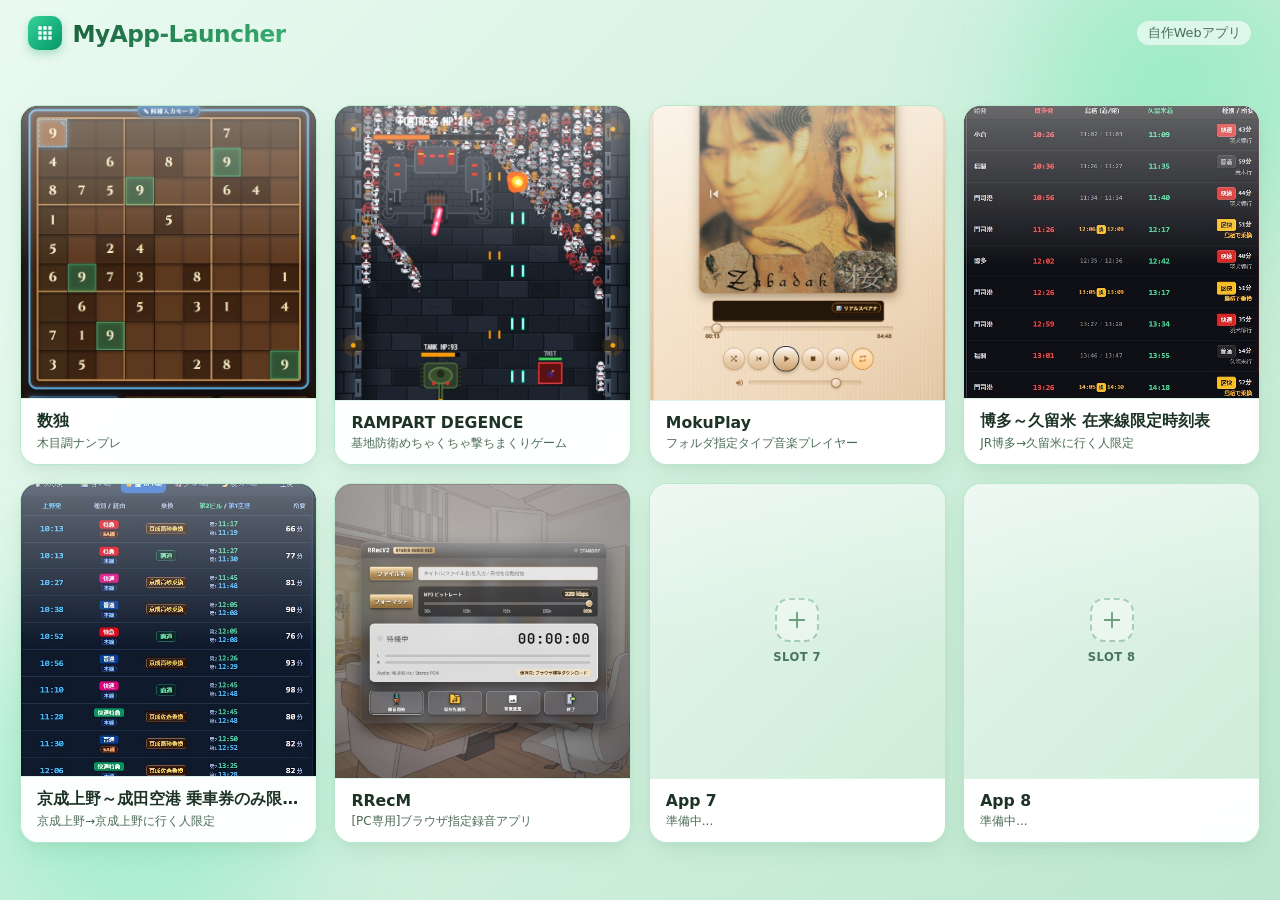
<file: index.html>
<!DOCTYPE html>
<html lang="ja">
<head>
  <meta charset="UTF-8">
  <meta name="viewport" content="width=device-width, initial-scale=1.0, maximum-scale=1.0, user-scalable=no">
  <title>MyApp-Launcher</title>
  <style>
    :root {
      /* 淡い緑をベースにしたカラーパレット */
      --bg-gradient-start: #eafaf1;
      --bg-gradient-mid: #d4f1df;
      --bg-gradient-end: #bce7ce;
      --card-bg: rgba(255, 255, 255, 0.78);
      --card-hover-bg: rgba(255, 255, 255, 0.95);
      --card-border: rgba(110, 207, 151, 0.45);
      --card-border-hover: #38b273;
      --card-shadow: 0 10px 25px -5px rgba(46, 125, 82, 0.12), 0 4px 10px rgba(0, 0, 0, 0.03);
      --card-shadow-hover: 0 18px 35px -5px rgba(39, 138, 86, 0.22), 0 6px 15px rgba(46, 125, 82, 0.15);
      --primary: #278a56;
      --primary-dark: #1b5e3a;
      --primary-light: #52c286;
      --accent-badge: #d8f3e5;
      --text: #1d3326;
      --text-sub: #4b6b57;
      --header-gradient: linear-gradient(135deg, #1b5e3a 0%, #278a56 50%, #38b273 100%);
    }

    * {
      box-sizing: border-box;
      margin: 0;
      padding: 0;
    }

    body {
      background: linear-gradient(135deg, var(--bg-gradient-start) 0%, var(--bg-gradient-mid) 50%, var(--bg-gradient-end) 100%);
      background-attachment: fixed;
      color: var(--text);
      font-family: system-ui, -apple-system, "Segoe UI", Roboto, "Hiragino Kaku Gothic ProN", "Yu Gothic", sans-serif;
      min-height: 100vh;
      display: flex;
      flex-direction: column;
      position: relative;
      overflow-x: hidden;
    }

    /* 賑やかさを出すための背景装飾（柔らかなグラデーション光輪） */
    body::before,
    body::after {
      content: "";
      position: fixed;
      border-radius: 50%;
      pointer-events: none;
      filter: blur(70px);
      z-index: 0;
      opacity: 0.6;
    }

    body::before {
      top: -100px;
      right: -80px;
      width: 380px;
      height: 380px;
      background: radial-gradient(circle, #86efac, #6ee7b7, transparent 70%);
    }

    body::after {
      bottom: -100px;
      left: -80px;
      width: 420px;
      height: 420px;
      background: radial-gradient(circle, #a7f3d0, #6ee7b7, transparent 70%);
    }

    /* 先頭行：タイトルヘッダー */
    .header-bar {
      position: relative;
      z-index: 1;
      display: flex;
      align-items: center;
      justify-content: space-between;
      padding: 1rem 1.75rem 0.6rem 1.75rem;
      max-width: 1300px;
      width: 100%;
      margin: 0 auto;
    }

    .header-title-wrap {
      display: flex;
      align-items: center;
      gap: 0.65rem;
    }

    .header-icon {
      width: 34px;
      height: 34px;
      background: linear-gradient(135deg, #34d399, #059669);
      border-radius: 10px;
      display: flex;
      align-items: center;
      justify-content: center;
      box-shadow: 0 4px 10px rgba(5, 150, 105, 0.28);
      color: #fff;
    }

    .header-icon svg {
      width: 20px;
      height: 20px;
      fill: currentColor;
    }

    .header-title {
      font-size: 1.45rem;
      font-weight: 800;
      letter-spacing: -0.02em;
      background: var(--header-gradient);
      -webkit-background-clip: text;
      -webkit-text-fill-color: transparent;
    }

    .header-subtitle {
      font-size: 0.8rem;
      font-weight: 500;
      color: var(--text-sub);
      background: rgba(255, 255, 255, 0.6);
      padding: 0.2rem 0.65rem;
      border-radius: 20px;
      border: 1px solid rgba(110, 207, 151, 0.35);
      backdrop-filter: blur(4px);
    }

    /* メインコンテンツエリア */
    .main-wrap {
      flex: 1;
      display: flex;
      align-items: center;
      justify-content: center;
      padding: 0.5rem 1.25rem 1.25rem 1.25rem;
      position: relative;
      z-index: 1;
    }

    /* グリッドコンテナ
       基本（横向き・ワイド画面）：横4列 × 縦2行 (4x2) */
    .grid-container {
      display: grid;
      grid-template-columns: repeat(4, 1fr);
      grid-template-rows: repeat(2, 1fr);
      gap: 1.1rem;
      width: 100%;
      max-width: 1280px;
      height: 82vh; /* 横画面時に画面内にバランス良く収まる高さ */
      min-height: 480px;
    }

    /* 画面の向きに応じた切り替え
       縦向き（portrait または 縦長アスペクト比）の時：横2列 × 縦4行 (2x4) */
    @media (orientation: portrait), (max-aspect-ratio: 1/1), (max-width: 768px) {
      .header-bar {
        padding: 0.9rem 1.25rem 0.5rem 1.25rem;
      }
      .header-title {
        font-size: 1.25rem;
      }
      .header-subtitle {
        display: none;
      }
      .grid-container {
        grid-template-columns: repeat(2, 1fr);
        grid-template-rows: repeat(4, 1fr);
        height: auto;
        min-height: calc(100vh - 85px);
        gap: 0.9rem;
      }
    }

    /* 各アプリタイル */
    .tile {
      background: var(--card-bg);
      backdrop-filter: blur(12px);
      -webkit-backdrop-filter: blur(12px);
      border: 1.5px solid var(--card-border);
      border-radius: 18px;
      box-shadow: var(--card-shadow);
      text-decoration: none;
      color: inherit;
      display: flex;
      flex-direction: column;
      overflow: hidden;
      position: relative;
      transition: transform 0.22s cubic-bezier(0.2, 0.8, 0.2, 1), 
                  box-shadow 0.22s cubic-bezier(0.2, 0.8, 0.2, 1), 
                  border-color 0.22s ease, 
                  background-color 0.22s ease;
      cursor: pointer;
      user-select: none;
    }

    /* 微かな光沢ハイライト */
    .tile::after {
      content: "";
      position: absolute;
      top: 0;
      left: 0;
      right: 0;
      height: 45%;
      background: linear-gradient(to bottom, rgba(255, 255, 255, 0.35), transparent);
      pointer-events: none;
      border-radius: 18px 18px 0 0;
    }

    .tile:active {
      transform: scale(0.97);
    }

    @media (hover: hover) {
      .tile:hover {
        background: var(--card-hover-bg);
        border-color: var(--card-border-hover);
        box-shadow: var(--card-shadow-hover);
        transform: translateY(-4px) scale(1.008);
      }
      .tile:hover .tile-img img {
        transform: scale(1.05);
      }
      .tile:hover .tile-title {
        color: var(--primary);
      }
    }

    /* 画像プレビュー部分 */
    .tile-img {
      width: 100%;
      flex: 1;
      min-height: 0;
      background: linear-gradient(135deg, #e4f5eb 0%, #d0edd9 100%);
      display: flex;
      align-items: center;
      justify-content: center;
      overflow: hidden;
      position: relative;
    }

    .tile-img img {
      width: 100%;
      height: 100%;
      object-fit: cover;
      transition: transform 0.35s ease;
    }

    /* 空欄・画像なしパネルのプレースホルダー */
    .empty-tile-graphic {
      display: flex;
      flex-direction: column;
      align-items: center;
      justify-content: center;
      gap: 0.5rem;
      color: #629977;
    }

    .empty-tile-icon {
      width: 44px;
      height: 44px;
      border-radius: 14px;
      border: 2px dashed rgba(74, 153, 107, 0.45);
      background: rgba(255, 255, 255, 0.4);
      display: flex;
      align-items: center;
      justify-content: center;
      transition: transform 0.2s ease, border-color 0.2s ease;
    }

    .empty-tile-icon svg {
      width: 22px;
      height: 22px;
      stroke: currentColor;
    }

    .tile:hover .empty-tile-icon {
      transform: scale(1.1) rotate(4deg);
      border-color: var(--primary);
      color: var(--primary);
    }

    .empty-tile-tag {
      font-size: 0.72rem;
      font-weight: 600;
      color: #4a755d;
      letter-spacing: 0.04em;
    }

    /* タイル下部のテキスト情報 */
    .tile-content {
      padding: 0.75rem 1rem;
      background: rgba(255, 255, 255, 0.88);
      border-top: 1px solid rgba(110, 207, 151, 0.25);
      position: relative;
      z-index: 1;
    }

    .tile-title {
      font-size: 0.98rem;
      font-weight: 700;
      color: var(--text);
      white-space: nowrap;
      overflow: hidden;
      text-overflow: ellipsis;
      transition: color 0.15s ease;
    }

    .tile-desc {
      font-size: 0.75rem;
      font-weight: 500;
      color: var(--text-sub);
      margin-top: 0.2rem;
      white-space: nowrap;
      overflow: hidden;
      text-overflow: ellipsis;
    }
  </style>
</head>
<body>

  <!-- 先頭行：タイトル -->
  <header class="header-bar">
    <div class="header-title-wrap">
      <div class="header-icon">
        <svg viewBox="0 0 24 24">
          <path d="M4 8h4V4H4v4zm6 12h4v-4h-4v4zm-6 0h4v-4H4v4zm0-6h4v-4H4v4zm6 0h4v-4h-4v4zm6-10v4h4V4h-4zm-6 4h4V4h-4v4zm6 6h4v-4h-4v4zm0 6h4v-4h-4v4z"/>
        </svg>
      </div>
      <h1 class="header-title">MyApp-Launcher</h1>
    </div>
    <div class="header-subtitle">自作Webアプリ</div>
  </header>

  <!-- メイングリッドエリア -->
  <main class="main-wrap">
    <div class="grid-container" id="grid"></div>
  </main>

  <script>
    // 8個のアプリ定義
    // 各パネル内の空欄（App 4〜8）は自由に変更・追記していただけます
    const apps = [
      {
        title: "数独",
        desc: "木目調ナンプレ",
        url: "./apps/sudoku/index.html",
        image: "./img/sudoku.jpg"
      },
      {
        title: "RAMPART DEGENCE",
        desc: "基地防衛めちゃくちゃ撃ちまくりゲーム",
        url: "./apps/shooting/index.html",
        image: "./img/defence.jpg"
      },
      {
        title: "MokuPlay",
        desc: "フォルダ指定タイプ音楽プレイヤー",
        url: "./apps/mokuplay/index.html",
        image: "./img/moku-mp.jpg"
      },
      {
        title: "博多～久留米 在来線限定時刻表",
        desc: "JR博多→久留米に行く人限定",
        url: "./apps/jikoku/index.html",
        image: "./img/kurume.jpg"
      },
      {
        title: "京成上野～成田空港 乗車券のみ限定時刻表",
        desc: "京成上野→京成上野に行く人限定",
        url: "./apps/jikoku-nrt/index.html",
        image: "./img/nrt.jpg"
      },
      {
        title: "RRecM",
        desc: "[PC専用]ブラウザ指定録音アプリ",
        url: "./apps/RRecM/index.html",
        image: "./img/RRecM.jpg"
      },

      {
        title: "App 7",
        desc: "準備中...",
        url: "#",
        image: ""
      },
      {
        title: "App 8",
        desc: "準備中...",
        url: "#",
        image: ""
      }
    ];

    const container = document.getElementById("grid");

    apps.forEach((app, index) => {
      const tile = document.createElement("a");
      tile.className = "tile";
      tile.href = app.url;
      tile.target = "_self";

      // 空欄パネルまたは画像未設定時におしゃれなプレースホルダーを表示
      let imgContent = "";
      if (app.image) {
        imgContent = `<img src="${app.image}" alt="${app.title}" onerror="this.parentElement.innerHTML = getPlaceholderHtml('${app.title}', ${index + 1})" loading="lazy">`;
      } else {
        imgContent = getPlaceholderHtml(app.title, index + 1);
      }

      tile.innerHTML = `
        <div class="tile-img">
          ${imgContent}
        </div>
        <div class="tile-content">
          <div class="tile-title">${app.title}</div>
          <div class="tile-desc">${app.desc}</div>
        </div>
      `;

      container.appendChild(tile);
    });

    // 空欄用のプレースホルダーSVG生成関数
    function getPlaceholderHtml(title, slotNum) {
      return `
        <div class="empty-tile-graphic">
          <div class="empty-tile-icon">
            <svg fill="none" stroke-width="2" viewBox="0 0 24 24">
              <path stroke-linecap="round" stroke-linejoin="round" d="M12 4v16m8-8H4"/>
            </svg>
          </div>
          <span class="empty-tile-tag">SLOT ${slotNum}</span>
        </div>
      `;
    }
  </script>
</body>
</html>
</file>
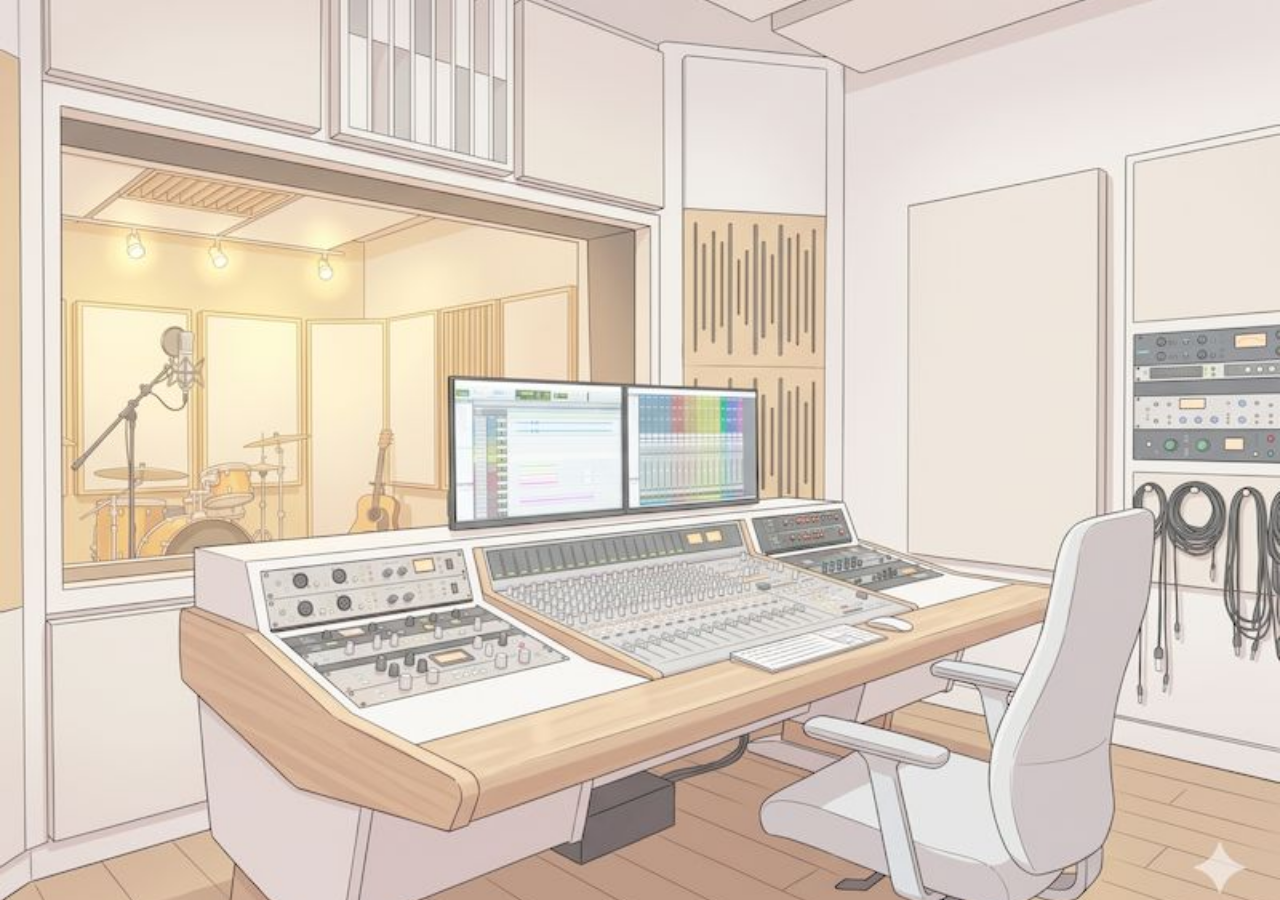
<file: apps/RRecM/index.html>
<!DOCTYPE html>
<html lang="ja">
<head>
  <meta charset="UTF-8">
  <meta name="viewport" content="width=device-width, initial-scale=1.0">
  <title>RRecM - 高音質システムオーディオレコーダー</title>
  <link rel="stylesheet" href="style.css">
  <!-- lamejs (MP3エンコーダー: ローカル優先 + CDNフォールバック) -->
  <script src="lame.min.js"></script>
  <script>
    if (typeof lamejs === 'undefined') {
      const script = document.createElement('script');
      script.src = 'https://cdn.jsdelivr.net/npm/lamejs@1.2.1/lame.min.js';
      document.head.appendChild(script);
    }
  </script>
</head>
<body>
  <!-- 背景オーバーレイ -->
  <div class="bg-overlay"></div>

  <!-- アプリメインウィンドウ (RRecM スタジオスタイル) -->
  <main class="app-container" role="main">
    <!-- ウィンドウヘッダー -->
    <header class="window-header">
      <div class="window-title">
        <span>RRecM</span>
        <span class="title-badge">STUDIO AUDIO REC</span>
      </div>
      <div class="header-status-indicator">
        <div class="status-dot" id="systemStatusDot"></div>
        <span id="systemStatusText">STANDBY</span>
      </div>
    </header>

    <div class="window-content">
      <!-- モバイル端末アクセス警告バナー -->
      <div class="mobile-warning-banner" id="mobileWarningBanner" style="display: none;" role="alert">
        <span class="warning-icon">⚠️</span>
        <div class="warning-text">
          <strong>PCブラウザ専用</strong>
          <p>本アプリはPCブラウザ（Chrome / Edge 等）専用です。スマートフォンの仕様上、内部音声の録音は行えません。</p>
        </div>
      </div>

      <!-- 放送スタジオ用 ON AIR サインランプ -->
      <section class="on-air-section" aria-label="ON AIR インジケーター">
        <div class="on-air-frame" id="onAirFrame">
          <div class="on-air-plate">
            <span class="on-air-text">ON AIR</span>
          </div>
        </div>
      </section>

      <!-- 上部: 設定エリア (タイトル & ビットレート) -->
      <section class="settings-section" aria-label="録音設定">
        <!-- タイトル入力行 -->
        <div class="setting-row">
          <div class="gold-badge">
            <span>タイトル</span>
          </div>
          <div class="input-container">
            <input 
              type="text" 
              id="titleInput" 
              class="glass-input" 
              maxlength="100" 
              placeholder="タイトルを入力 / 録音日時を自動付加" 
              list="titleSuggestions"
              autocomplete="off"
            >
            <!-- 直近10件の録音履歴サジェスト用 datalist -->
            <datalist id="titleSuggestions"></datalist>
          </div>
        </div>

        <!-- 音質スライダー (ビットレート選択) 行 -->
        <div class="setting-row">
          <div class="gold-badge">
            <span>ビットレート</span>
          </div>
          <div class="slider-container">
            <div class="slider-header">
              <span class="bitrate-value-pill" id="bitrateDisplay">192 kbps</span>
            </div>
            <!-- 5段階 (0〜4) の音質スライダー -->
            <input 
              type="range" 
              id="bitrateSlider" 
              class="glass-slider" 
              min="0" 
              max="4" 
              step="1" 
              value="2"
              aria-label="ビットレート選択"
            >
            <div class="slider-marks">
              <span data-step="0">96k</span>
              <span data-step="1">128k</span>
              <span data-step="2" class="active">192k</span>
              <span data-step="3">256k</span>
              <span data-step="4">320k</span>
            </div>
          </div>
        </div>
      </section>

      <!-- 中央: ディスプレイパネル (タイマー & レベルメーター) -->
      <section class="display-panel" aria-label="ステータス表示">
        <div class="display-main">
          <div class="rec-state-box">
            <div class="rec-blinker" id="recBlinker"></div>
            <span class="rec-state-text" id="recStateLabel">待機中</span>
          </div>
          <div class="timer-digits" id="timerDigits">00:00:00</div>
        </div>

        <!-- ステレオ VUメーター (L/R) -->
        <div class="meter-container" title="リアルタイムオーディオレベル">
          <div class="meter-row">
            <span class="meter-label">L</span>
            <div class="meter-track">
              <div class="meter-bar" id="meterBarL"></div>
            </div>
          </div>
          <div class="meter-row">
            <span class="meter-label">R</span>
            <div class="meter-track">
              <div class="meter-bar" id="meterBarR"></div>
            </div>
          </div>
        </div>

        <div class="panel-sub-info">
          <span id="audioSpecInfo">Audio: 48,000 Hz / Stereo PCM</span>
          <span class="dir-current-tag" id="currentDirTag" title="現在の保存先">保存先: ブラウザ標準ダウンロード</span>
        </div>
      </section>

      <!-- 下部: コントロールボタン群 (半透明・すりガラス・インセット凹み) -->
      <footer class="controls-section" aria-label="操作ボタン群">
        <!-- 録音 / 停止 トグルボタン -->
        <button 
          id="btnRecordToggle" 
          class="studio-btn rec-btn" 
          type="button" 
          title="録音を開始 / 停止します"
        >
          <img id="recBtnIcon" src="rec.png" alt="REC">
          <span class="btn-caption" id="recBtnCaption">録音開始</span>
        </button>

        <!-- 保存先フォルダ選択ボタン -->
        <button 
          id="btnSelectDir" 
          class="studio-btn" 
          type="button" 
          title="保存先フォルダを指定・確認"
        >
          <img src="MusicDir.png" alt="フォルダ">
          <span class="btn-caption">保存先選択</span>
        </button>

        <!-- 背景変更ボタン -->
        <button 
          id="btnChangeBg" 
          class="studio-btn" 
          type="button" 
          title="背景画像を好みの画像（JPG/PNG/WebP）に変更"
        >
          <svg viewBox="0 0 24 24">
            <path d="M21 19V5c0-1.1-.9-2-2-2H5c-1.1 0-2 .9-2 2v14c0 1.1.9 2 2 2h14c1.1 0 2-.9 2-2zM8.5 13.5l2.5 3.01L14.5 12l4.5 6H5l3.5-4.5z"/>
          </svg>
          <span class="btn-caption">背景変更</span>
        </button>

        <!-- 終了ボタン (history.back) -->
        <button 
          id="btnCloseApp" 
          class="studio-btn" 
          type="button" 
          title="アプリを終了します"
        >
          <img src="exit.png" alt="終了">
          <span class="btn-caption">終了</span>
        </button>
      </footer>
    </div>

    <!-- エンコード中モーダル -->
    <div class="modal-overlay" id="encodeModal">
      <div class="modal-box">
        <h3 class="modal-title">高音質 MP3 エンコード中...</h3>
        <div class="progress-bar-track">
          <div class="progress-bar-fill" id="encodeProgressFill"></div>
        </div>
        <div class="progress-text" id="encodeProgressText">0%</div>
      </div>
    </div>
  </main>

  <!-- 非表示ファイル入力 (背景画像選択用) -->
  <input 
    type="file" 
    id="bgFileInput" 
    accept="image/png, image/jpeg, image/webp, image/gif" 
    style="display: none;"
  >

  <!-- トースト通知コンテナ -->
  <div class="toast" id="toastBox">
    <span id="toastMessage"></span>
  </div>

  <script src="app.js"></script>
</body>
</html>
</file>
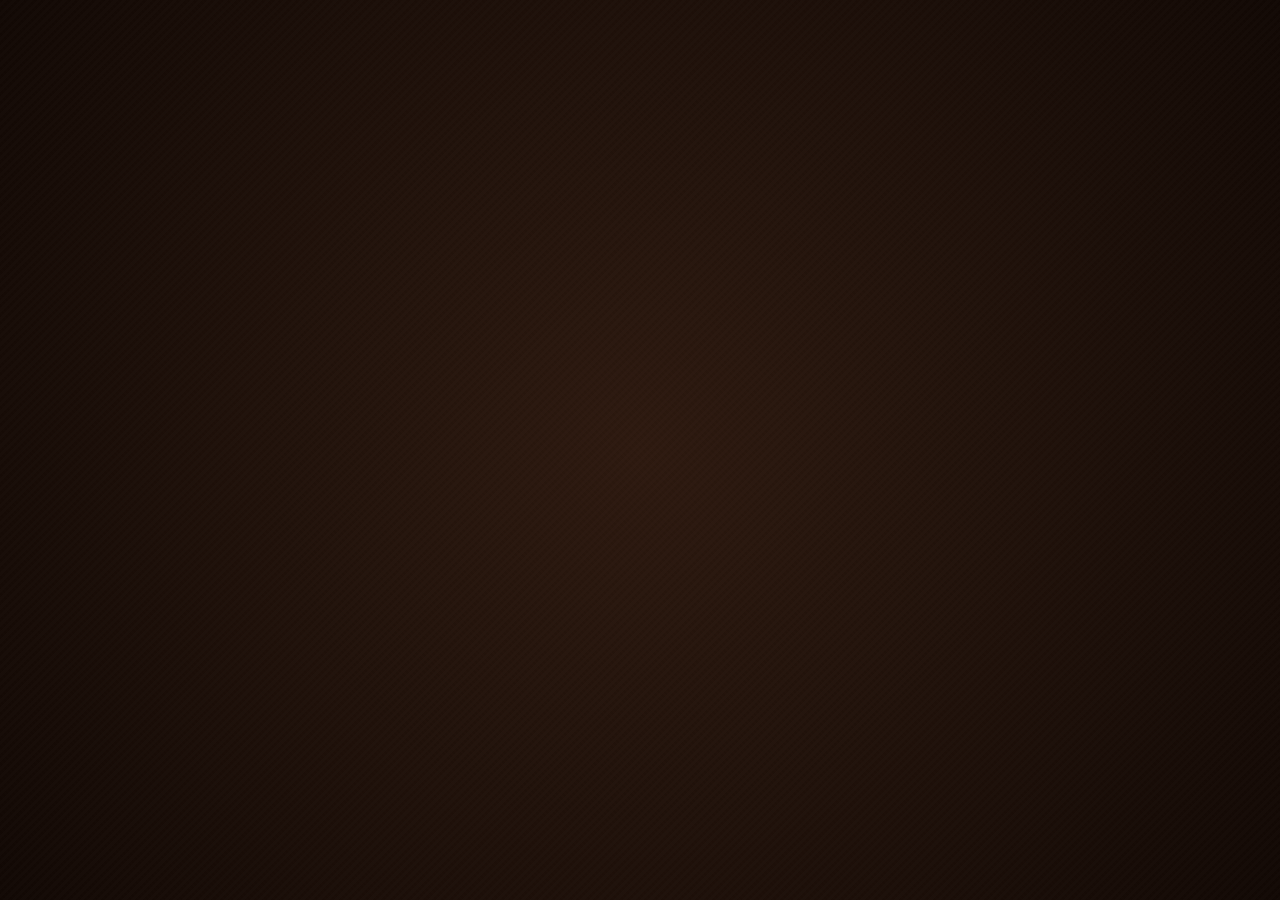
<file: apps/sudoku/index.html>
<!DOCTYPE html>
<html lang="ja">
<head>
  <meta charset="UTF-8">
  <meta name="viewport" content="width=device-width, initial-scale=1.0, maximum-scale=1.0, user-scalable=no, viewport-fit=cover">
  <title>数独 (Wood-grain Sudoku)</title>
  <link rel="preconnect" href="https://fonts.googleapis.com">
  <link rel="preconnect" href="https://fonts.gstatic.com" crossorigin>
  <link href="https://fonts.googleapis.com/css2?family=Cinzel:wght@600;700;800&family=Noto+Serif+JP:wght@500;700;900&family=Outfit:wght@400;600;700&display=swap" rel="stylesheet">
  
  <style>
    :root {
      /* Wood Grain Theme Palette */
      --bg-dark: #1a0f0a;
      --bg-gradient: radial-gradient(circle at center, #2e1a10 0%, #120905 100%);
      --board-frame: #3d2110;
      --board-border: #231208;
      --board-bg: #4a2d18;
      --cell-bg-even: #5c381e;
      --cell-bg-odd: #523119;
      --cell-bg-given: #3d2312;
      --cell-hover: #754827;
      --cell-selected: #945d31;
      --cell-related: rgba(212, 163, 89, 0.18);
      
      /* Unified Green Palette for Same Number & Candidate Matches */
      --cell-same-num: rgba(72, 187, 120, 0.38);
      --cell-note-highlight: rgba(72, 187, 120, 0.22);
      --cell-error: rgba(217, 68, 68, 0.45);
      
      --text-given: #f4e8c1;
      --text-user: #ffd700;
      --text-error: #ff5252;
      --text-note: #d9c49d;
      
      --gold-primary: #d4af37;
      --gold-light: #f3e5ab;
      --gold-dark: #997a15;

      --btn-wood-top: #6e4223;
      --btn-wood-bottom: #4a2a14;
      --btn-active: #8c552e;

      --shadow-outer: 0 15px 35px rgba(0, 0, 0, 0.7), 0 5px 15px rgba(0, 0, 0, 0.5);
      --shadow-inner: inset 0 2px 5px rgba(0, 0, 0, 0.6);
      --shadow-cell-inset: inset 0 3px 6px rgba(0,0,0,0.4), inset 0 -2px 4px rgba(255,255,255,0.05);
    }

    * {
      box-sizing: border-box;
      margin: 0;
      padding: 0;
      user-select: none;
      -webkit-user-select: none;
      -webkit-touch-callout: none;
      -webkit-tap-highlight-color: transparent;
    }

    html, body {
      width: 100%;
      height: 100%;
      touch-action: manipulation;
      -webkit-text-size-adjust: 100%;
    }

    canvas, body {
      touch-action: none;
      user-select: none;
      -webkit-user-select: none;
    }

    .app-container, .sudoku-board, .cell, button, .num-btn, .tool-btn, .diff-btn, .icon-btn, .modal-btn {
      touch-action: manipulation;
    }

    body {
      min-height: 100vh;
      background: var(--bg-gradient);
      font-family: 'Outfit', 'Noto Serif JP', serif;
      color: var(--text-given);
      display: flex;
      flex-direction: column;
      align-items: center;
      justify-content: center;
      padding: 15px;
      overflow-x: hidden;
      touch-action: none;
      user-select: none;
      -webkit-user-select: none;
    }

    /* Wood grain pattern overlay */
    body::before {
      content: "";
      position: fixed;
      top: 0; left: 0; right: 0; bottom: 0;
      background: 
        repeating-linear-gradient(45deg, rgba(0,0,0,0.03) 0px, rgba(0,0,0,0.03) 2px, transparent 2px, transparent 4px),
        repeating-linear-gradient(-45deg, rgba(255,255,255,0.01) 0px, rgba(255,255,255,0.01) 3px, transparent 3px, transparent 6px);
      pointer-events: none;
      z-index: 0;
    }

    .app-container {
      position: relative;
      z-index: 1;
      width: 100%;
      max-width: 540px;
      display: flex;
      flex-direction: column;
      gap: 14px;
    }

    /* Header & Stats Bar */
    header {
      background: linear-gradient(180deg, #422413 0%, #291408 100%);
      border: 2px solid #5a341c;
      border-radius: 12px;
      padding: 10px 16px;
      box-shadow: var(--shadow-outer);
      display: flex;
      justify-content: space-between;
      align-items: center;
    }

    .title-area {
      display: flex;
      align-items: center;
      gap: 10px;
    }

    .title-area h1 {
      font-family: 'Cinzel', 'Noto Serif JP', serif;
      font-size: 1.4rem;
      font-weight: 800;
      letter-spacing: 1px;
      background: linear-gradient(180deg, #fff3d1 0%, #d4af37 100%);
      -webkit-background-clip: text;
      -webkit-text-fill-color: transparent;
      text-shadow: 0 2px 4px rgba(0,0,0,0.5);
    }

    .stats-bar {
      display: flex;
      gap: 14px;
      align-items: center;
    }

    .stat-item {
      display: flex;
      flex-direction: column;
      align-items: flex-end;
    }

    .stat-label {
      font-size: 0.7rem;
      color: #b39373;
      text-transform: uppercase;
      letter-spacing: 0.5px;
    }

    .stat-value {
      font-size: 1.05rem;
      font-weight: 700;
      color: var(--gold-light);
      font-family: 'Cinzel', monospace;
    }

    .mistake-badge {
      color: #ff8a8a;
    }

    .mistake-badge.warning {
      color: #ff4444;
      animation: pulse 1.2s infinite;
    }

    @keyframes pulse {
      0%, 100% { opacity: 1; transform: scale(1); }
      50% { opacity: 0.7; transform: scale(1.05); }
    }

    /* Controls Bar */
    .controls-top {
      display: flex;
      justify-content: space-between;
      align-items: center;
      background: rgba(35, 18, 8, 0.7);
      border-radius: 10px;
      padding: 8px 12px;
      border: 1px solid #4a2813;
    }

    .difficulty-selector {
      display: flex;
      gap: 6px;
    }

    .diff-btn {
      background: linear-gradient(180deg, #3d2314 0%, #261309 100%);
      border: 1px solid #5a341c;
      color: #c9ab85;
      padding: 5px 10px;
      border-radius: 6px;
      font-size: 0.82rem;
      cursor: pointer;
      transition: all 0.2s ease;
      font-family: 'Noto Serif JP', serif;
    }

    .diff-btn:hover {
      background: #4f2d19;
      color: var(--gold-light);
    }

    .diff-btn.active {
      background: linear-gradient(180deg, #8c532b 0%, #522d14 100%);
      border-color: var(--gold-primary);
      color: #fff;
      font-weight: bold;
      box-shadow: 0 0 8px rgba(212, 175, 55, 0.4);
    }

    .action-icons {
      display: flex;
      gap: 6px;
    }

    .icon-btn {
      background: linear-gradient(180deg, #4d2b17 0%, #2f180a 100%);
      border: 1px solid #5e361d;
      color: #e5cdab;
      width: 34px;
      height: 34px;
      border-radius: 8px;
      display: flex;
      align-items: center;
      justify-content: center;
      cursor: pointer;
      transition: all 0.15s ease;
      box-shadow: 0 2px 4px rgba(0,0,0,0.4);
    }

    .icon-btn:hover {
      background: #63391f;
      color: var(--gold-light);
      transform: translateY(-1px);
    }

    .icon-btn:active {
      transform: translateY(1px);
      box-shadow: inset 0 2px 4px rgba(0,0,0,0.6);
    }

    .icon-btn.muted {
      color: #88705a;
      opacity: 0.7;
    }

    .icon-btn svg {
      width: 17px;
      height: 17px;
      fill: currentColor;
    }

    /* Warning Banner */
    .toast-banner {
      background: linear-gradient(90deg, #5e1c1c 0%, #3b1010 100%);
      border: 1px solid #9c2e2e;
      color: #ffc2c2;
      font-size: 0.8rem;
      padding: 7px 12px;
      border-radius: 8px;
      text-align: center;
      display: none;
      box-shadow: 0 4px 10px rgba(0,0,0,0.4);
      animation: fadeIn 0.3s ease;
    }

    @keyframes fadeIn {
      from { opacity: 0; transform: translateY(-5px); }
      to { opacity: 1; transform: translateY(0); }
    }

    /* Sudoku Board Frame */
    .board-wrapper {
      position: relative;
      background: linear-gradient(135deg, #4a2814 0%, #2e170a 50%, #1a0b04 100%);
      padding: 12px;
      border-radius: 16px;
      box-shadow: var(--shadow-outer), inset 0 1px 1px rgba(255,255,255,0.15);
      border: 4px solid #5a3319;
      transition: border-color 0.3s ease, box-shadow 0.3s ease;
    }

    /* Candidate Mode Glowing Board Border */
    .board-wrapper.note-mode-active {
      border-color: #63b3ed;
      box-shadow: var(--shadow-outer), 0 0 18px rgba(99, 179, 237, 0.4), inset 0 0 12px rgba(99, 179, 237, 0.3);
    }

    /* Floating Mode Badge on Board Top */
    .board-mode-badge {
      position: absolute;
      top: -12px;
      left: 50%;
      transform: translateX(-50%);
      background: linear-gradient(180deg, #2b6cb0 0%, #1a365d 100%);
      border: 1px solid #63b3ed;
      color: #ebf8ff;
      font-size: 0.72rem;
      font-weight: 700;
      padding: 2px 10px;
      border-radius: 12px;
      white-space: nowrap;
      box-shadow: 0 3px 8px rgba(0,0,0,0.6), 0 0 10px rgba(99, 179, 237, 0.5);
      display: none;
      align-items: center;
      gap: 4px;
      z-index: 10;
      letter-spacing: 0.5px;
      animation: badgeGlow 1.5s infinite alternate;
    }

    @keyframes badgeGlow {
      from { box-shadow: 0 3px 8px rgba(0,0,0,0.6), 0 0 6px rgba(99, 179, 237, 0.4); }
      to { box-shadow: 0 3px 8px rgba(0,0,0,0.6), 0 0 14px rgba(99, 179, 237, 0.8); }
    }

    .board-wrapper.note-mode-active .board-mode-badge {
      display: flex;
    }

    .sudoku-board {
      display: grid;
      grid-template-columns: repeat(9, 1fr);
      grid-template-rows: repeat(9, 1fr);
      gap: 1px;
      background: var(--board-border);
      border: 4px solid #b88344;
      border-radius: 6px;
      overflow: hidden;
      aspect-ratio: 1 / 1;
      box-shadow: inset 0 0 10px rgba(0,0,0,0.8);
    }

    /* Cell Styles */
    .cell {
      position: relative;
      background: var(--cell-bg-even);
      display: flex;
      align-items: center;
      justify-content: center;
      font-family: 'Cinzel', serif;
      font-size: 1.55rem;
      font-weight: 700;
      cursor: pointer;
      box-shadow: var(--shadow-cell-inset);
      transition: background-color 0.15s ease, color 0.15s ease, transform 0.1s ease;
    }

    /* Cell Pencil Badge Indicator */
    .cell::after {
      content: "✎";
      position: absolute;
      top: 1px;
      right: 3px;
      font-size: 0.65rem;
      color: #63b3ed;
      opacity: 0;
      pointer-events: none;
      transition: opacity 0.2s ease;
    }

    /* When Note Mode is active and cell selected */
    .board-wrapper.note-mode-active .cell.selected::after {
      opacity: 1;
    }

    /* 3x3 Block Thicker & Brighter Golden-Wood Borders */
    .cell:nth-child(3n) {
      border-right: 3.5px solid #c79354;
    }
    .cell:nth-child(9n) {
      border-right: none;
    }
    .cell-row-2, .cell-row-5 {
      border-bottom: 3.5px solid #c79354;
    }

    /* Cell State classes */
    .cell.given {
      background: var(--cell-bg-given);
      color: var(--text-given);
    }

    .cell.user-input {
      color: var(--text-user);
      text-shadow: 0 0 6px rgba(255, 215, 0, 0.4);
    }

    .cell.error {
      color: var(--text-error) !important;
      background: var(--cell-error) !important;
      animation: shake 0.3s ease;
    }

    @keyframes shake {
      0%, 100% { transform: translateX(0); }
      25% { transform: translateX(-3px); }
      75% { transform: translateX(3px); }
    }

    .cell.highlight-related {
      background: var(--cell-related);
    }

    /* Unified Green Highlight for Placed Same Number */
    .cell.highlight-same {
      background: var(--cell-same-num) !important;
      outline: 2px solid rgba(72, 187, 120, 0.7);
      outline-offset: -2px;
      box-shadow: inset 0 0 10px rgba(72, 187, 120, 0.4);
      z-index: 1;
    }

    /* Unified Green Highlight for Candidate Note Matches */
    .cell.highlight-note-match {
      background: var(--cell-note-highlight) !important;
      outline: 2px dashed rgba(104, 211, 145, 0.85);
      outline-offset: -2px;
      z-index: 1;
    }

    .cell.selected {
      background: var(--cell-selected) !important;
      outline: 2.5px solid var(--gold-primary) !important;
      outline-offset: -2px;
      z-index: 3;
      box-shadow: inset 0 0 12px rgba(212, 175, 55, 0.7), 0 0 10px rgba(212, 175, 55, 0.6);
    }

    /* Selected Cell in Note Mode */
    .board-wrapper.note-mode-active .cell.selected {
      outline: 2.5px dashed #63b3ed !important;
      box-shadow: inset 0 0 12px rgba(99, 179, 237, 0.7), 0 0 10px rgba(99, 179, 237, 0.6) !important;
    }

    /* Pencil Marks (Candidate Notes Grid) */
    /* Pencil Marks (Candidate Notes Grid) */
    .notes-grid {
      position: absolute;
      top: 0; left: 0; right: 0; bottom: 0;
      display: grid;
      padding: 1px;
      pointer-events: none;
    }

    /* 4個以内: 2x2で表示、詰めて表示、文字サイズを大きく */
    .notes-grid.notes-layout-2x2 {
      grid-template-columns: repeat(2, 1fr);
      grid-template-rows: repeat(2, 1fr);
    }
    .notes-grid.notes-layout-2x2 .note-num {
      font-size: 1.15rem;
      font-weight: 700;
    }
    .notes-grid.notes-layout-2x2 .note-num.highlight-digit {
      transform: scale(1.18);
    }

    /* 6個以内: 横3, 縦2で表示、詰めて表示、文字サイズを大きく */
    .notes-grid.notes-layout-3x2 {
      grid-template-columns: repeat(3, 1fr);
      grid-template-rows: repeat(2, 1fr);
    }
    .notes-grid.notes-layout-3x2 .note-num {
      font-size: 0.98rem;
      font-weight: 700;
    }
    .notes-grid.notes-layout-3x2 .note-num.highlight-digit {
      transform: scale(1.22);
    }

    /* 7個以上: 現状通り 3x3、数字は詰めない */
    .notes-grid.notes-layout-3x3 {
      grid-template-columns: repeat(3, 1fr);
      grid-template-rows: repeat(3, 1fr);
    }
    .notes-grid.notes-layout-3x3 .note-num {
      font-size: 0.85rem;
      font-weight: 600;
    }
    .notes-grid.notes-layout-3x3 .note-num.highlight-digit {
      transform: scale(1.35);
    }

    .note-num {
      display: flex;
      align-items: center;
      justify-content: center;
      font-family: 'Outfit', sans-serif;
      font-size: 0.85rem;
      font-weight: 600;
      color: var(--text-note);
      opacity: 0.9;
      transition: color 0.15s ease, transform 0.15s ease;
      line-height: 1;
      min-height: 0;
      height: 100%;
    }

    .note-num.highlight-digit {
      color: #68d391;
      font-weight: 800;
      transform: scale(1.35);
      text-shadow: 0 0 6px rgba(104, 211, 145, 0.9);
    }

    /* Controls Keypad Area */
    .keypad-container {
      display: flex;
      flex-direction: column;
      gap: 10px;
    }

    .tool-row {
      display: grid;
      grid-template-columns: 1fr 1fr 1fr;
      gap: 8px;
    }

    .tool-btn {
      background: linear-gradient(180deg, var(--btn-wood-top) 0%, var(--btn-wood-bottom) 100%);
      border: 1px solid #6b3e1f;
      border-radius: 8px;
      padding: 8px;
      color: #e5cdab;
      font-size: 0.85rem;
      font-weight: 600;
      display: flex;
      align-items: center;
      justify-content: center;
      gap: 6px;
      cursor: pointer;
      box-shadow: var(--shadow-outer);
      transition: all 0.15s ease;
    }

    .tool-btn:hover {
      background: linear-gradient(180deg, #7c4c29 0%, #543018 100%);
      color: var(--gold-light);
    }

    .tool-btn:active {
      transform: translateY(2px);
      box-shadow: inset 0 2px 4px rgba(0,0,0,0.6);
    }

    /* Prominent Candidate Button Glow when Active */
    .tool-btn#btn-note-toggle.active {
      background: linear-gradient(180deg, #2b6cb0 0%, #1a365d 100%) !important;
      border-color: #63b3ed !important;
      color: #ffffff !important;
      box-shadow: 0 0 14px rgba(99, 179, 237, 0.7), inset 0 1px 1px rgba(255,255,255,0.4) !important;
      animation: noteBtnPulse 1.5s infinite alternate;
    }

    @keyframes noteBtnPulse {
      from { box-shadow: 0 0 10px rgba(99, 179, 237, 0.5); }
      to { box-shadow: 0 0 18px rgba(99, 179, 237, 0.9); }
    }

    .tool-btn svg {
      width: 16px;
      height: 16px;
      fill: currentColor;
    }

    .numpad {
      display: grid;
      grid-template-columns: repeat(9, 1fr);
      gap: 5px;
    }

    .num-btn {
      aspect-ratio: 1 / 1.1;
      background: linear-gradient(180deg, #59341b 0%, #381e0e 100%);
      border: 1px solid #6b3d1c;
      border-radius: 8px;
      color: var(--gold-light);
      font-family: 'Cinzel', serif;
      font-size: 1.35rem;
      font-weight: 700;
      display: flex;
      align-items: center;
      justify-content: center;
      cursor: pointer;
      box-shadow: 0 4px 6px rgba(0,0,0,0.5), inset 0 1px 1px rgba(255,255,255,0.1);
      transition: all 0.12s ease;
      position: relative;
    }

    .num-btn:hover {
      background: linear-gradient(180deg, #6e4224 0%, #472813 100%);
      color: #ffffff;
      transform: translateY(-2px);
      box-shadow: 0 6px 10px rgba(0,0,0,0.6), inset 0 1px 1px rgba(255,255,255,0.2);
    }

    .num-btn:active, .num-btn.pressed {
      transform: translateY(2px);
      box-shadow: inset 0 3px 5px rgba(0,0,0,0.7);
    }

    .num-btn.filter-active {
      background: linear-gradient(180deg, #2b6cb0 0%, #1a365d 100%);
      border-color: #63b3ed;
      color: #ebf8ff;
      box-shadow: 0 0 10px rgba(99, 179, 237, 0.6);
    }

    /* Completed Digit Button Style */
    .num-btn.completed {
      opacity: 0.3;
      background: #2a160c;
      border-color: #3d2110;
      color: #7d6550;
      cursor: not-allowed;
      box-shadow: none;
      transform: none !important;
    }

    .num-btn.completed::after {
      content: "✓";
      position: absolute;
      top: 2px;
      right: 3px;
      font-size: 0.65rem;
      color: #68d391;
    }

    /* Key Hint Note */
    .keyboard-hint {
      text-align: center;
      font-size: 0.74rem;
      color: #a38568;
      margin-top: -2px;
      line-height: 1.4;
    }

    .keyboard-hint kbd {
      background: #331b0e;
      border: 1px solid #57331a;
      border-radius: 4px;
      padding: 1px 4px;
      color: var(--gold-light);
      font-family: monospace;
    }

    /* Modal Overlay */
    .modal-overlay {
      position: fixed;
      top: 0; left: 0; right: 0; bottom: 0;
      background: rgba(0, 0, 0, 0.85);
      backdrop-filter: blur(4px);
      display: flex;
      align-items: center;
      justify-content: center;
      z-index: 100;
      opacity: 0;
      pointer-events: none;
      transition: opacity 0.3s ease;
    }

    .modal-overlay.active {
      opacity: 1;
      pointer-events: auto;
    }

    .modal-card {
      background: linear-gradient(135deg, #472714 0%, #261208 100%);
      border: 3px solid var(--gold-primary);
      border-radius: 16px;
      padding: 22px;
      width: 90%;
      max-width: 420px;
      text-align: center;
      box-shadow: 0 20px 40px rgba(0,0,0,0.9), 0 0 20px rgba(212, 175, 55, 0.3);
      transform: scale(0.9);
      transition: transform 0.3s cubic-bezier(0.175, 0.885, 0.32, 1.275);
    }

    .modal-overlay.active .modal-card {
      transform: scale(1);
    }

    .modal-icon {
      font-size: 2.8rem;
      margin-bottom: 8px;
    }

    .modal-title {
      font-family: 'Cinzel', 'Noto Serif JP', serif;
      font-size: 1.5rem;
      color: var(--gold-light);
      margin-bottom: 10px;
    }

    .modal-body {
      font-size: 0.92rem;
      color: #d9c49d;
      margin-bottom: 16px;
      line-height: 1.5;
    }

    .modal-stats {
      background: rgba(0, 0, 0, 0.3);
      border-radius: 8px;
      padding: 10px;
      margin: 12px 0;
      display: grid;
      grid-template-columns: 1fr 1fr;
      gap: 10px;
    }

    .modal-stat-box {
      display: flex;
      flex-direction: column;
    }

    .modal-stat-val {
      font-size: 1.25rem;
      font-weight: bold;
      color: var(--gold-primary);
      font-family: 'Cinzel', monospace;
    }

    .modal-actions {
      display: flex;
      gap: 10px;
    }

    .modal-btn {
      flex: 1;
      background: linear-gradient(180deg, #a66f38 0%, #693f1c 100%);
      border: 1px solid var(--gold-primary);
      color: #fff;
      font-size: 0.95rem;
      font-weight: 700;
      padding: 10px 16px;
      border-radius: 8px;
      cursor: pointer;
      box-shadow: 0 4px 10px rgba(0,0,0,0.5);
      transition: all 0.15s ease;
    }

    .modal-btn:hover {
      background: linear-gradient(180deg, #bd8144 0%, #7d4d24 100%);
    }

    .modal-btn.secondary {
      background: linear-gradient(180deg, #4d2b17 0%, #2b1509 100%);
      border-color: #6e4224;
      color: #c9ab85;
    }

    .modal-btn.secondary:hover {
      background: linear-gradient(180deg, #61371e 0%, #3d1e0d 100%);
      color: #fff;
    }

    /* Responsive Adjustments */
    @media (max-width: 480px) {
      body {
        padding: 8px;
      }
      .app-container {
        gap: 10px;
      }
      header {
        padding: 8px 12px;
      }
      .title-area h1 {
        font-size: 1.2rem;
      }
      .cell {
        font-size: 1.3rem;
      }
      .note-num {
        font-size: 0.7rem;
      }
      .notes-grid.notes-layout-2x2 .note-num {
        font-size: 0.95rem;
      }
      .notes-grid.notes-layout-3x2 .note-num {
        font-size: 0.80rem;
      }
      .notes-grid.notes-layout-3x3 .note-num {
        font-size: 0.70rem;
      }
      .num-btn {
        font-size: 1.2rem;
      }
      .tool-btn {
        font-size: 0.78rem;
        padding: 6px;
      }
    }
  </style>
</head>
<body>

  <div class="app-container">
    <!-- Header -->
    <header>
      <div class="title-area">
        <h1>数独</h1>
      </div>
      <div class="stats-bar">
        <div class="stat-item">
          <span class="stat-label">連勝数</span>
          <span class="stat-value" id="current-streak">0</span>
        </div>
        <div class="stat-item">
          <span class="stat-label">最高連勝</span>
          <span class="stat-value" id="max-streak">0</span>
        </div>
        <div class="stat-item">
          <span class="stat-label">ミス</span>
          <span class="stat-value mistake-badge" id="mistake-count">0 / 3</span>
        </div>
      </div>
    </header>

    <!-- Controls Top -->
    <div class="controls-top">
      <div class="difficulty-selector">
        <button class="diff-btn active" data-diff="normal">並</button>
        <button class="diff-btn" data-diff="hard">難</button>
        <button class="diff-btn" data-diff="expert">最高レベル</button>
      </div>
      <div class="action-icons">
        <button class="icon-btn" id="btn-sound" title="効果音 ON/OFF">
          <svg id="sound-icon-on" viewBox="0 0 24 24"><path d="M3 9v6h4l5 5V4L7 9H3zm13.5 3c0-1.77-1.02-3.29-2.5-4.03v8.05c1.48-.73 2.5-2.25 2.5-4.02zM14 3.23v2.06c2.89.86 5 3.54 5 6.71s-2.11 5.85-5 6.71v2.06c4.01-.91 7-4.49 7-8.77s-2.99-7.86-7-8.77z"/></svg>
          <svg id="sound-icon-off" viewBox="0 0 24 24" style="display:none;"><path d="M16.5 12c0-1.77-1.02-3.29-2.5-4.03v2.21l2.45 2.45c.03-.2.05-.41.05-.63zm2.5 0c0 .94-.2 1.82-.54 2.64l1.51 1.51C20.63 14.91 21 13.5 21 12c0-4.28-2.99-7.86-7-8.77v2.06c2.89.86 5 3.54 5 6.71zM4.27 3L3 4.27 7.73 9H3v6h4l5 5v-6.73l4.25 4.25c-.67.52-1.42.93-2.25 1.18v2.06c1.38-.31 2.63-.95 3.69-1.81L19.73 21 21 19.73l-9-9L4.27 3zM12 4L9.91 6.09 12 8.18V4z"/></svg>
        </button>
        <button class="icon-btn" id="btn-undo" title="元に戻す (Ctrl+Z)">
          <svg viewBox="0 0 24 24"><path d="M12.5 8c-2.65 0-5.05.99-6.9 2.6L2 7v9h9l-3.62-3.62c1.39-1.16 3.16-1.88 5.12-1.88 3.54 0 6.55 2.31 7.6 5.5l2.37-.78C21.08 11.03 17.15 8 12.5 8z"/></svg>
        </button>
        <button class="icon-btn" id="btn-restart" title="新しい盤面">
          <svg viewBox="0 0 24 24"><path d="M17.65 6.35C16.2 4.9 14.21 4 12 4c-4.42 0-7.99 3.58-7.99 8s3.57 8 7.99 8c3.73 0 6.84-2.55 7.73-6h-2.08c-.82 2.33-3.04 4-5.65 4-3.31 0-6-2.69-6-6s2.69-6 6-6c1.66 0 3.14.69 4.22 1.78L13 11h7V4l-2.35 2.35z"/></svg>
        </button>
        <button class="icon-btn" id="btn-exit" title="アプリ/ゲームを終了">
          <svg viewBox="0 0 24 24"><path d="M10.09 15.59L11.5 17l5-5-5-5-1.41 1.41L12.67 11H3v2h9.67l-2.58 2.59zM19 3H5c-1.11 0-2 .9-2 2v4h2V5h14v14H5v-4H3v4c0 1.1.89 2 2 2h14c1.1 0 2-.9 2-2V5c0-1.1-.9-2-2-2z"/></svg>
        </button>
      </div>
    </div>

    <!-- Warning Toast Banner -->
    <div class="toast-banner" id="warning-banner">
      ⚠️ 4回以上の誤入力があったため、クリア時の連勝記録はリセットされます
    </div>

    <!-- Sudoku Board Frame with Floating Mode Badge -->
    <div class="board-wrapper" id="board-wrapper">
      <div class="board-mode-badge">✎ 候補入力モード</div>
      <div class="sudoku-board" id="board">
        <!-- 81 Cells rendered by JavaScript -->
      </div>
    </div>

    <!-- Keypad & Tools -->
    <div class="keypad-container">
      <div class="tool-row">
        <button class="tool-btn" id="btn-note-toggle">
          <svg viewBox="0 0 24 24"><path d="M3 17.25V21h3.75L17.81 9.94l-3.75-3.75L3 17.25zM20.71 7.04c.39-.39.39-1.02 0-1.41l-2.34-2.34c-.39-.39-1.02-.39-1.41 0l-1.83 1.83 3.75 3.75 1.83-1.83z"/></svg>
          <span id="note-mode-text">候補入力: OFF</span>
        </button>
        <button class="tool-btn" id="btn-erase">
          <svg viewBox="0 0 24 24"><path d="M19 6.41L17.59 5 12 10.59 6.41 5 5 6.41 10.59 12 5 17.59 6.41 19 19 17.59 13.41 12z"/></svg>
          <span>消去</span>
        </button>
        <button class="tool-btn" id="btn-hint">
          <svg viewBox="0 0 24 24"><path d="M9 21c0 .55.45 1 1 1h4c.55 0 1-.45 1-1v-1H9v1zm3-19C8.14 2 5 5.14 5 9c0 2.38 1.19 4.47 3 5.74V17c0 .55.45 1 1 1h6c.55 0 1-.45 1-1v-2.26c1.81-1.27 3-3.36 3-5.74 0-3.86-3.14-7-7-7z"/></svg>
          <span>ヒント</span>
        </button>
      </div>

      <div class="numpad">
        <button class="num-btn" data-num="1">1</button>
        <button class="num-btn" data-num="2">2</button>
        <button class="num-btn" data-num="3">3</button>
        <button class="num-btn" data-num="4">4</button>
        <button class="num-btn" data-num="5">5</button>
        <button class="num-btn" data-num="6">6</button>
        <button class="num-btn" data-num="7">7</button>
        <button class="num-btn" data-num="8">8</button>
        <button class="num-btn" data-num="9">9</button>
      </div>

      <div class="keyboard-hint">
        💡 <kbd>Shift</kbd>切り替え | <kbd>1-9</kbd>入力 | 数字長押し/右クリックで<kbd>候補メモ強調表示</kbd>
      </div>
    </div>
  </div>

  <!-- Game Victory Modal -->
  <div class="modal-overlay" id="victory-modal">
    <div class="modal-card">
      <div class="modal-icon">🏆</div>
      <h2 class="modal-title">ステージクリア！</h2>
      <p class="modal-body" id="victory-message">
        お見事です！すべてのマスを正確に埋めました。
      </p>
      <div class="modal-stats">
        <div class="modal-stat-box">
          <span class="stat-label">現在の連勝数</span>
          <span class="modal-stat-val" id="modal-curr-streak">0</span>
        </div>
        <div class="modal-stat-box">
          <span class="stat-label">最高連勝記録</span>
          <span class="modal-stat-val" id="modal-best-streak">0</span>
        </div>
      </div>
      <div class="modal-actions">
        <button class="modal-btn secondary" id="btn-modal-exit">ゲームを終了</button>
        <button class="modal-btn" id="btn-next-game">次のゲーム</button>
      </div>
    </div>
  </div>

  <!-- Exit Confirmation Modal -->
  <div class="modal-overlay" id="exit-confirm-modal">
    <div class="modal-card">
      <div class="modal-icon">⚠️</div>
      <h2 class="modal-title">ゲームを終了しますか？</h2>
      <p class="modal-body">
        プレイ途中でゲームを終了すると、**現在の連勝記録が0にリセット**されます。本当によろしいですか？
      </p>
      <div class="modal-actions">
        <button class="modal-btn secondary" id="btn-exit-cancel">キャンセル</button>
        <button class="modal-btn" id="btn-exit-confirm">終了する</button>
      </div>
    </div>
  </div>

  <script>
    // 判定処理
    (function() {
      const host = location.hostname;
      const path = decodeURIComponent(location.pathname);
      const isAllowedWeb = ["kaz-ide.github.io"].includes(host);
      const isAllowedLocal = location.protocol === "file:" && (
        path.includes("/SAKURA/.gemini/antigravity/") ||
        path.includes("/HINOTORI/.gemini/antigravity/")
      );
      if (!isAllowedWeb && !isAllowedLocal) {
        document.body.innerHTML = "";
        throw new Error();
      }
    })();
    /**
     * Web Audio API Synthesizer
     */
    class SoundEffects {
      constructor() {
        this.ctx = null;
        this.enabled = true;
      }

      init() {
        if (!this.ctx) {
          const AudioContext = window.AudioContext || window.webkitAudioContext;
          if (AudioContext) {
            this.ctx = new AudioContext();
          }
        }
        if (this.ctx && this.ctx.state === 'suspended') {
          this.ctx.resume();
        }
      }

      toggleSound() {
        this.enabled = !this.enabled;
        return this.enabled;
      }

      playTap() {
        if (!this.enabled) return;
        this.init();
        if (!this.ctx) return;

        const osc = this.ctx.createOscillator();
        const gain = this.ctx.createGain();
        osc.type = 'triangle';
        osc.frequency.setValueAtTime(420, this.ctx.currentTime);
        osc.frequency.exponentialRampToValueAtTime(120, this.ctx.currentTime + 0.04);

        gain.gain.setValueAtTime(0.3, this.ctx.currentTime);
        gain.gain.exponentialRampToValueAtTime(0.01, this.ctx.currentTime + 0.04);

        osc.connect(gain);
        gain.connect(this.ctx.destination);
        osc.start();
        osc.stop(this.ctx.currentTime + 0.04);
      }

      playNote() {
        if (!this.enabled) return;
        this.init();
        if (!this.ctx) return;

        const osc = this.ctx.createOscillator();
        const gain = this.ctx.createGain();
        osc.type = 'sine';
        osc.frequency.setValueAtTime(800, this.ctx.currentTime);
        osc.frequency.exponentialRampToValueAtTime(500, this.ctx.currentTime + 0.05);

        gain.gain.setValueAtTime(0.2, this.ctx.currentTime);
        gain.gain.exponentialRampToValueAtTime(0.01, this.ctx.currentTime + 0.05);

        osc.connect(gain);
        gain.connect(this.ctx.destination);
        osc.start();
        osc.stop(this.ctx.currentTime + 0.05);
      }

      playError() {
        if (!this.enabled) return;
        this.init();
        if (!this.ctx) return;

        const osc = this.ctx.createOscillator();
        const gain = this.ctx.createGain();
        osc.type = 'sawtooth';
        osc.frequency.setValueAtTime(180, this.ctx.currentTime);
        osc.frequency.exponentialRampToValueAtTime(90, this.ctx.currentTime + 0.2);

        gain.gain.setValueAtTime(0.4, this.ctx.currentTime);
        gain.gain.exponentialRampToValueAtTime(0.01, this.ctx.currentTime + 0.2);

        osc.connect(gain);
        gain.connect(this.ctx.destination);
        osc.start();
        osc.stop(this.ctx.currentTime + 0.2);
      }

      playBlocked() {
        if (!this.enabled) return;
        this.init();
        if (!this.ctx) return;

        const osc = this.ctx.createOscillator();
        const gain = this.ctx.createGain();
        osc.type = 'sine';
        osc.frequency.setValueAtTime(250, this.ctx.currentTime);
        osc.frequency.exponentialRampToValueAtTime(140, this.ctx.currentTime + 0.08);

        gain.gain.setValueAtTime(0.25, this.ctx.currentTime);
        gain.gain.exponentialRampToValueAtTime(0.01, this.ctx.currentTime + 0.08);

        osc.connect(gain);
        gain.connect(this.ctx.destination);
        osc.start();
        osc.stop(this.ctx.currentTime + 0.08);
      }

      playVictory() {
        if (!this.enabled) return;
        this.init();
        if (!this.ctx) return;

        const notes = [523.25, 659.25, 783.99, 1046.50];
        notes.forEach((freq, idx) => {
          const osc = this.ctx.createOscillator();
          const gain = this.ctx.createGain();
          osc.type = 'triangle';
          osc.frequency.value = freq;

          const startTime = this.ctx.currentTime + idx * 0.1;
          gain.gain.setValueAtTime(0, startTime);
          gain.gain.linearRampToValueAtTime(0.3, startTime + 0.05);
          gain.gain.exponentialRampToValueAtTime(0.001, startTime + 0.4);

          osc.connect(gain);
          gain.connect(this.ctx.destination);
          osc.start(startTime);
          osc.stop(startTime + 0.4);
        });
      }
    }

    /**
     * Sudoku Logic & Generator Engine
     */
    class SudokuEngine {
      static MASTER_EXPERT_SEEDS = [
        "....4...1.3.6.....8........1.9..5.........87....2......7....26.5...94.........3..",
        "..1.....7...89..........6..26..3.......5...749...........1.4.5.83.............2..",
        "6..1...8..53.............4....8...6..9....7....24.........7.3.9....2.5..1........",
        ".....1..8.9....3..2........5......84.7.63.......9.....1.4....5.....7.6.....2.....",
        "..1.....8...9..2.......3.......15.4..6....7..3............4..8572.6.....9........",
        "12......9.5..9.2.3........4.3.........18.........246......67.5...2.41.7.9........",
        "..84...3....3.....9....157479...8........7..514.....2...9.6...2.5....4......9..56",
        "12.4.........8...37....6...........8.....2.45..59...6..1...4.9..7....8..96..1..2.",
        ".2..5...9..618..73............5....8...938....1.....6...1....2......4....973..4..",
        "....7.94..7..9...53....5.7..874..1..463.8.........7.8.8..7.....7......28.5.268...",
        ".2.4....94..189.......62.5......63..3..94.5.......8.1..........8.2..4...964.....7",
        "..3......4.6.......8.231..62...9..715.......8....4...3....7...........9...1.68..7",
        "...3..16..27.........9......48.2.......6..9......8........74.2.3.....5..1........",
        "..1...5.....2.9......8..3..53..4...........726.........2.1...894...3.............",
        "...3..18..26.........9......47.2.......5..9......7........64.2.3.....5..1........",
        "9.4..5...25.6..1..31......8.7...9...4..26......147....7.......2...3..8.6.4.....9.",
        "..24............98..8..16...5....826....4.7..7..8...5...167....3...92.....9......",
        "..8.9.1...6.5...2......6....3.1.7.5.........9..4...3...5....2...7...3.8.2..7....4",
        "..6..3....97..513..2..91.8........7.6.........41.....9...5..8.....3.47....4.16..5",
        "...9...612.7...3.....8....54.9....5.....5...9.7.6..........314.3.......6.1...2...",
        ".27..46..8...9.....5......154.........1.....82...3.91....6...7......2.....28.7.46",
        "2....1.9..1..3.7..9..8...2.......85..6.4.........7...3.2.3...6....5.....1.9...2.5",
        "8.2.....4.9......7..5..139..8..17......5.2..1.....8.36..71.....4...7....32...5...",
        "........92...6.5...5.72..4.87....6.11.....9.8.......5..4..........612.....3.5....",
        "2..7........68..57.8...3.6.....1....3..4.....6.2....9........7...9...8.5.4.53...6",
        "...658.....4......12............96.7...3..5....2.8...3..19..8..3.6.....4....473..",
        "...75........48.2.3.......6..6........1....74.5.4.21...7....3..9....5.18.2.9.....",
        "..3...78...6..9...7.......5..7.....3....2..9......421.5..3....68....2...9..5....."
      ];

      static createGrid() {
        return Array.from({ length: 9 }, () => Array(9).fill(0));
      }

      static isValid(board, r, c, val) {
        for (let i = 0; i < 9; i++) {
          if (board[r][i] === val) return false;
          if (board[i][c] === val) return false;
        }
        const boxR = Math.floor(r / 3) * 3;
        const boxC = Math.floor(c / 3) * 3;
        for (let i = 0; i < 3; i++) {
          for (let j = 0; j < 3; j++) {
            if (board[boxR + i][boxC + j] === val) return false;
          }
        }
        return true;
      }

      static solve(board) {
        let bestR = -1, bestC = -1, bestCandidates = null;
        for (let r = 0; r < 9; r++) {
          for (let c = 0; c < 9; c++) {
            if (board[r][c] === 0) {
              const cand = [];
              for (let num = 1; num <= 9; num++) {
                if (this.isValid(board, r, c, num)) cand.push(num);
              }
              if (cand.length === 0) return false;
              if (bestCandidates === null || cand.length < bestCandidates.length) {
                bestR = r;
                bestC = c;
                bestCandidates = cand;
                if (cand.length === 1) break;
              }
            }
          }
          if (bestCandidates && bestCandidates.length === 1) break;
        }
        if (bestR === -1) return true;

        for (let i = bestCandidates.length - 1; i > 0; i--) {
          const j = Math.floor(Math.random() * (i + 1));
          [bestCandidates[i], bestCandidates[j]] = [bestCandidates[j], bestCandidates[i]];
        }

        for (const num of bestCandidates) {
          board[bestR][bestC] = num;
          if (this.solve(board)) return true;
          board[bestR][bestC] = 0;
        }
        return false;
      }

      static countSolutions(board, limit = 2) {
        let count = 0;
        const helper = (b) => {
          let bestR = -1, bestC = -1, bestCandidates = null;
          for (let r = 0; r < 9; r++) {
            for (let c = 0; c < 9; c++) {
              if (b[r][c] === 0) {
                const cand = [];
                for (let num = 1; num <= 9; num++) {
                  if (this.isValid(b, r, c, num)) cand.push(num);
                }
                if (cand.length === 0) return;
                if (bestCandidates === null || cand.length < bestCandidates.length) {
                  bestR = r;
                  bestC = c;
                  bestCandidates = cand;
                  if (cand.length === 1) break;
                }
              }
            }
            if (bestCandidates && bestCandidates.length === 1) break;
          }
          if (bestR === -1) {
            count++;
            return;
          }
          for (const num of bestCandidates) {
            b[bestR][bestC] = num;
            helper(b);
            b[bestR][bestC] = 0;
            if (count >= limit) return;
          }
        };
        helper(board);
        return count;
      }

      static getCandidatesGrid(board) {
        const grid = [];
        for (let r = 0; r < 9; r++) {
          grid[r] = [];
          for (let c = 0; c < 9; c++) {
            if (board[r][c] !== 0) {
              grid[r][c] = [];
            } else {
              const used = new Set();
              for (let i = 0; i < 9; i++) {
                if (board[r][i] !== 0) used.add(board[r][i]);
                if (board[i][c] !== 0) used.add(board[i][c]);
              }
              const boxR = Math.floor(r / 3) * 3;
              const boxC = Math.floor(c / 3) * 3;
              for (let i = 0; i < 3; i++) {
                for (let j = 0; j < 3; j++) {
                  if (board[boxR + i][boxC + j] !== 0) used.add(board[boxR + i][boxC + j]);
                }
              }
              const cand = [];
              for (let n = 1; n <= 9; n++) {
                if (!used.has(n)) cand.push(n);
              }
              grid[r][c] = cand;
            }
          }
        }
        return grid;
      }

      static hasAnySingles(cand) {
        // 1. Naked single in any empty cell
        for (let r = 0; r < 9; r++) {
          for (let c = 0; c < 9; c++) {
            if (cand[r][c].length === 1) return true;
          }
        }
        // 2. Hidden single in row
        for (let r = 0; r < 9; r++) {
          for (let n = 1; n <= 9; n++) {
            let count = 0;
            for (let c = 0; c < 9; c++) {
              if (cand[r][c].includes(n)) count++;
            }
            if (count === 1) return true;
          }
        }
        // 3. Hidden single in col
        for (let c = 0; c < 9; c++) {
          for (let n = 1; n <= 9; n++) {
            let count = 0;
            for (let r = 0; r < 9; r++) {
              if (cand[r][c].includes(n)) count++;
            }
            if (count === 1) return true;
          }
        }
        // 4. Hidden single in 3x3 box
        for (let b = 0; b < 9; b++) {
          const boxR = Math.floor(b / 3) * 3, boxC = (b % 3) * 3;
          for (let n = 1; n <= 9; n++) {
            let count = 0;
            for (let i = 0; i < 3; i++) {
              for (let j = 0; j < 3; j++) {
                if (cand[boxR + i][boxC + j].includes(n)) count++;
              }
            }
            if (count === 1) return true;
          }
        }
        return false;
      }

      static hasAdvancedTechnique(cand) {
        // 1. Locked Candidates Pointing (Box -> Row/Col)
        for (let b = 0; b < 9; b++) {
          const boxR = Math.floor(b / 3) * 3, boxC = (b % 3) * 3;
          for (let num = 1; num <= 9; num++) {
            const rows = new Set(), cols = new Set();
            for (let i = 0; i < 3; i++) {
              for (let j = 0; j < 3; j++) {
                if (cand[boxR + i][boxC + j].includes(num)) {
                  rows.add(boxR + i);
                  cols.add(boxC + j);
                }
              }
            }
            if (rows.size === 1) {
              const r = [...rows][0];
              for (let c = 0; c < 9; c++) {
                if ((c < boxC || c >= boxC + 3) && cand[r][c].includes(num)) return true;
              }
            }
            if (cols.size === 1) {
              const c = [...cols][0];
              for (let r = 0; r < 9; r++) {
                if ((r < boxR || r >= boxR + 3) && cand[r][c].includes(num)) return true;
              }
            }
          }
        }

        // 2. Locked Candidates Claiming (Row/Col -> Box)
        for (let r = 0; r < 9; r++) {
          for (let num = 1; num <= 9; num++) {
            const boxes = new Set();
            for (let c = 0; c < 9; c++) if (cand[r][c].includes(num)) boxes.add(Math.floor(c / 3));
            if (boxes.size === 1) {
              const bCol = [...boxes][0];
              const boxR = Math.floor(r / 3) * 3, boxC = bCol * 3;
              for (let i = 0; i < 3; i++) {
                if (boxR + i !== r) {
                  for (let j = 0; j < 3; j++) {
                    if (cand[boxR + i][boxC + j].includes(num)) return true;
                  }
                }
              }
            }
          }
        }
        for (let c = 0; c < 9; c++) {
          for (let num = 1; num <= 9; num++) {
            const boxes = new Set();
            for (let r = 0; r < 9; r++) if (cand[r][c].includes(num)) boxes.add(Math.floor(r / 3));
            if (boxes.size === 1) {
              const bRow = [...boxes][0];
              const boxR = bRow * 3, boxC = Math.floor(c / 3) * 3;
              for (let j = 0; j < 3; j++) {
                if (boxC + j !== c) {
                  for (let i = 0; i < 3; i++) {
                    if (cand[boxR + i][boxC + j].includes(num)) return true;
                  }
                }
              }
            }
          }
        }

        // 3. Naked Pairs (Row, Col, Box)
        const checkUnit = (cells) => {
          const pairCells = cells.filter(([r, c]) => cand[r][c].length === 2);
          for (let i = 0; i < pairCells.length; i++) {
            for (let j = i + 1; j < pairCells.length; j++) {
              const [r1, c1] = pairCells[i], [r2, c2] = pairCells[j];
              if (cand[r1][c1][0] === cand[r2][c2][0] && cand[r1][c1][1] === cand[r2][c2][1]) {
                const n1 = cand[r1][c1][0], n2 = cand[r1][c1][1];
                for (const [r, c] of cells) {
                  if ((r !== r1 || c !== c1) && (r !== r2 || c !== c2)) {
                    if (cand[r][c].includes(n1) || cand[r][c].includes(n2)) return true;
                  }
                }
              }
            }
          }
          return false;
        };
        for (let r = 0; r < 9; r++) {
          const row = []; for (let c = 0; c < 9; c++) row.push([r, c]);
          if (checkUnit(row)) return true;
        }
        for (let c = 0; c < 9; c++) {
          const col = []; for (let r = 0; r < 9; r++) col.push([r, c]);
          if (checkUnit(col)) return true;
        }
        for (let b = 0; b < 9; b++) {
          const box = [], boxR = Math.floor(b / 3) * 3, boxC = (b % 3) * 3;
          for (let i = 0; i < 3; i++) for (let j = 0; j < 3; j++) box.push([boxR + i, boxC + j]);
          if (checkUnit(box)) return true;
        }

        return false;
      }

      static transformGrid(grid) {
        let b = grid.map(row => [...row]);

        // 1. Digit relabeling (random permutation of 1..9)
        const digits = [1, 2, 3, 4, 5, 6, 7, 8, 9];
        for (let i = 8; i > 0; i--) {
          const j = Math.floor(Math.random() * (i + 1));
          [digits[i], digits[j]] = [digits[j], digits[i]];
        }
        const map = {};
        for (let i = 0; i < 9; i++) map[i + 1] = digits[i];
        b = b.map(row => row.map(v => v === 0 ? 0 : map[v]));

        // 2. Permute rows within each of 3 blocks
        for (let block = 0; block < 3; block++) {
          const rOrder = [0, 1, 2].sort(() => Math.random() - 0.5);
          const rows = [b[block * 3], b[block * 3 + 1], b[block * 3 + 2]];
          for (let i = 0; i < 3; i++) b[block * 3 + i] = rows[rOrder[i]];
        }

        // 3. Permute cols within each of 3 blocks
        for (let block = 0; block < 3; block++) {
          const cOrder = [0, 1, 2].sort(() => Math.random() - 0.5);
          for (let r = 0; r < 9; r++) {
            const cVals = [b[r][block * 3], b[r][block * 3 + 1], b[r][block * 3 + 2]];
            for (let i = 0; i < 3; i++) b[r][block * 3 + i] = cVals[cOrder[i]];
          }
        }

        // 4. Permute block rows (3x3 horizontal bands)
        const bRowOrder = [0, 1, 2].sort(() => Math.random() - 0.5);
        const blockRows = [b.slice(0, 3), b.slice(3, 6), b.slice(6, 9)];
        b = [...blockRows[bRowOrder[0]], ...blockRows[bRowOrder[1]], ...blockRows[bRowOrder[2]]];

        // 5. Permute block cols (3x3 vertical bands)
        const bColOrder = [0, 1, 2].sort(() => Math.random() - 0.5);
        const newB = Array.from({ length: 9 }, () => Array(9).fill(0));
        for (let r = 0; r < 9; r++) {
          for (let bi = 0; bi < 3; bi++) {
            for (let ci = 0; ci < 3; ci++) {
              newB[r][bi * 3 + ci] = b[r][bColOrder[bi] * 3 + ci];
            }
          }
        }
        b = newB;

        // 6. Transposition (50% chance reflection along main diagonal)
        if (Math.random() < 0.5) {
          const transposed = Array.from({ length: 9 }, () => Array(9).fill(0));
          for (let r = 0; r < 9; r++) {
            for (let c = 0; c < 9; c++) transposed[c][r] = b[r][c];
          }
          b = transposed;
        }

        return b;
      }

      static generateExpert() {
        for (let attempt = 0; attempt < 50; attempt++) {
          const rawStr = this.MASTER_EXPERT_SEEDS[Math.floor(Math.random() * this.MASTER_EXPERT_SEEDS.length)];
          const rawGrid = [];
          for (let r = 0; r < 9; r++) {
            rawGrid[r] = [];
            for (let c = 0; c < 9; c++) {
              const ch = rawStr[r * 9 + c];
              rawGrid[r][c] = (ch === '.' || ch === '0') ? 0 : parseInt(ch, 10);
            }
          }

          const puzzle = this.transformGrid(rawGrid);
          const cand = this.getCandidatesGrid(puzzle);

          // Condition 1: Strict Zero Singles (No Naked Singles & No Hidden Singles)
          if (this.hasAnySingles(cand)) continue;

          // Condition 2: Advanced Technique Required (Locked Candidates / Naked Pairs)
          if (!this.hasAdvancedTechnique(cand)) continue;

          // Condition 3: Guaranteed Unique Solution
          if (this.countSolutions(puzzle.map(r => [...r]), 2) !== 1) continue;

          const solution = puzzle.map(r => [...r]);
          this.solve(solution);

          return { puzzle, solution };
        }

        // Fail-safe fallback (verified zero-single seed)
        const rawStr = this.MASTER_EXPERT_SEEDS[0];
        const rawGrid = [];
        for (let r = 0; r < 9; r++) {
          rawGrid[r] = [];
          for (let c = 0; c < 9; c++) {
            const ch = rawStr[r * 9 + c];
            rawGrid[r][c] = (ch === '.' || ch === '0') ? 0 : parseInt(ch, 10);
          }
        }
        const puzzle = this.transformGrid(rawGrid);
        const solution = puzzle.map(r => [...r]);
        this.solve(solution);
        return { puzzle, solution };
      }

      static generate(difficulty) {
        if (difficulty === 'expert') {
          return this.generateExpert();
        }

        let targetClues = 36;
        if (difficulty === 'hard') targetClues = 27;

        const solution = this.createGrid();
        this.solve(solution);

        const puzzle = solution.map(row => [...row]);
        const cells = [];
        for (let r = 0; r < 9; r++) {
          for (let c = 0; c < 9; c++) cells.push([r, c]);
        }
        for (let i = cells.length - 1; i > 0; i--) {
          const j = Math.floor(Math.random() * (i + 1));
          [cells[i], cells[j]] = [cells[j], cells[i]];
        }

        let clues = 81;
        for (const [r, c] of cells) {
          if (clues <= targetClues) break;
          const backup = puzzle[r][c];
          puzzle[r][c] = 0;

          const copy = puzzle.map(row => [...row]);
          if (this.countSolutions(copy, 2) !== 1) {
            puzzle[r][c] = backup;
          } else {
            clues--;
          }
        }

        return { puzzle, solution };
      }
    }

    /**
     * Sudoku Game State & UI Controller
     */
    class SudokuGame {
      constructor() {
        this.difficulty = 'normal';
        this.solution = [];
        this.initialBoard = [];
        this.userBoard = [];
        this.notes = []; // 9x9 array of Sets
        this.history = [];
        this.errorTimers = {};
        
        this.selectedRow = -1;
        this.selectedCol = -1;
        this.isNoteMode = false;
        this.filterDigit = 0;
        
        this.mistakes = 0;
        this.streakInvalidated = false;
        this.isGameActive = false;
        this.hasMadeMoves = false;

        this.currentStreak = parseInt(localStorage.getItem('sudoku_current_streak') || '0', 10);
        this.maxStreak = parseInt(localStorage.getItem('sudoku_max_streak') || '0', 10);

        this.sounds = new SoundEffects();

        this.initDOM();
        this.bindEvents();
        this.updateStreakDisplay();
        this.startNewGame();
      }

      initDOM() {
        this.boardEl = document.getElementById('board');
        this.boardWrapper = document.getElementById('board-wrapper');
        this.mistakeEl = document.getElementById('mistake-count');
        this.currentStreakEl = document.getElementById('current-streak');
        this.maxStreakEl = document.getElementById('max-streak');
        this.noteBtn = document.getElementById('btn-note-toggle');
        this.noteTextEl = document.getElementById('note-mode-text');
        this.warningBanner = document.getElementById('warning-banner');
        
        this.victoryModal = document.getElementById('victory-modal');
        this.exitConfirmModal = document.getElementById('exit-confirm-modal');
        this.modalCurrStreak = document.getElementById('modal-curr-streak');
        this.modalBestStreak = document.getElementById('modal-best-streak');
        this.modalVictoryMsg = document.getElementById('victory-message');
        
        this.soundBtn = document.getElementById('btn-sound');
        this.soundIconOn = document.getElementById('sound-icon-on');
        this.soundIconOff = document.getElementById('sound-icon-off');

        // Create 81 cell elements
        this.boardEl.innerHTML = '';
        this.cells = [];
        for (let r = 0; r < 9; r++) {
          this.cells[r] = [];
          for (let c = 0; c < 9; c++) {
            const cell = document.createElement('div');
            cell.className = `cell cell-row-${r} cell-col-${c}`;
            cell.dataset.row = r;
            cell.dataset.col = c;
            
            // Render notes container
            const notesGrid = document.createElement('div');
            notesGrid.className = 'notes-grid';
            cell.appendChild(notesGrid);

            const valueSpan = document.createElement('span');
            valueSpan.className = 'cell-value';
            cell.appendChild(valueSpan);

            cell.addEventListener('click', () => this.selectCell(r, c));
            this.boardEl.appendChild(cell);
            this.cells[r][c] = cell;
          }
        }
      }

      startNewGame() {
        this.clearAllErrorTimers();
        const { puzzle, solution } = SudokuEngine.generate(this.difficulty);
        this.initialBoard = puzzle;
        this.solution = solution;
        this.userBoard = puzzle.map(row => [...row]);
        this.notes = Array.from({ length: 9 }, () => Array.from({ length: 9 }, () => new Set()));
        this.history = [];
        this.mistakes = 0;
        this.streakInvalidated = false;
        this.hasMadeMoves = false;
        this.filterDigit = 0;
        this.selectedRow = 0;
        this.selectedCol = 0;
        this.isGameActive = true;

        this.warningBanner.style.display = 'none';
        this.updateMistakeDisplay();
        this.renderBoard();
        this.selectCell(0, 0);
      }

      clearAllErrorTimers() {
        Object.keys(this.errorTimers).forEach(key => {
          clearTimeout(this.errorTimers[key]);
        });
        this.errorTimers = {};
      }

      clearErrorTimer(r, c) {
        const key = `${r}_${c}`;
        if (this.errorTimers[key]) {
          clearTimeout(this.errorTimers[key]);
          delete this.errorTimers[key];
        }
      }

      selectCell(r, c) {
        this.selectedRow = r;
        this.selectedCol = c;
        this.sounds.playTap();
        this.updateHighlights();
      }

      setFilterDigit(num) {
        if (this.filterDigit === num) {
          this.filterDigit = 0;
        } else {
          this.filterDigit = num;
        }
        
        document.querySelectorAll('.num-btn').forEach(btn => {
          const btnNum = parseInt(btn.dataset.num, 10);
          btn.classList.toggle('filter-active', this.filterDigit === btnNum);
        });

        this.sounds.playTap();
        this.updateHighlights();
      }

      isDigitCompleted(num) {
        let count = 0;
        for (let r = 0; r < 9; r++) {
          for (let c = 0; c < 9; c++) {
            if (this.userBoard[r][c] === num && this.solution[r][c] === num) {
              count++;
            }
          }
        }
        return count === 9;
      }

      updateHighlights() {
        const selR = this.selectedRow;
        const selC = this.selectedCol;
        const selValue = (selR >= 0 && selC >= 0) ? this.userBoard[selR][selC] : 0;
        const selBoxR = Math.floor(selR / 3);
        const selBoxC = Math.floor(selC / 3);
        
        // Target digit for note matching: either active filter digit OR the digit of selected cell!
        const highlightTargetDigit = this.filterDigit > 0 ? this.filterDigit : selValue;

        for (let r = 0; r < 9; r++) {
          for (let c = 0; c < 9; c++) {
            const cell = this.cells[r][c];
            cell.classList.remove('selected', 'highlight-related', 'highlight-same', 'highlight-note-match');

            // Highlight notes inside cells for highlightTargetDigit
            const notesGrid = cell.querySelector('.notes-grid');
            const noteSpans = notesGrid.querySelectorAll('.note-num');
            noteSpans.forEach(noteSpan => {
              const n = parseInt(noteSpan.dataset.num, 10);
              if (highlightTargetDigit > 0 && n === highlightTargetDigit && this.notes[r][c].has(n)) {
                noteSpan.classList.add('highlight-digit');
              } else {
                noteSpan.classList.remove('highlight-digit');
              }
            });

            // Cell Note Match Highlight (Empty cell containing candidate note matching highlightTargetDigit)
            if (highlightTargetDigit > 0 && this.userBoard[r][c] === 0 && this.notes[r][c].has(highlightTargetDigit)) {
              cell.classList.add('highlight-note-match');
            }

            if (r === selR && c === selC) {
              cell.classList.add('selected');
            } else {
              const boxR = Math.floor(r / 3);
              const boxC = Math.floor(c / 3);
              const isRelated = (r === selR || c === selC || (boxR === selBoxR && boxC === selBoxC));
              
              if (isRelated) {
                cell.classList.add('highlight-related');
              }
              if (selValue > 0 && this.userBoard[r][c] === selValue) {
                cell.classList.add('highlight-same');
              }
            }
          }
        }
      }

      renderBoard() {
        for (let r = 0; r < 9; r++) {
          for (let c = 0; c < 9; c++) {
            const cell = this.cells[r][c];
            const valSpan = cell.querySelector('.cell-value');
            const notesGrid = cell.querySelector('.notes-grid');
            const val = this.userBoard[r][c];
            const isGiven = this.initialBoard[r][c] !== 0;

            cell.classList.remove('given', 'user-input', 'error');

            if (val !== 0) {
              valSpan.textContent = val;
              notesGrid.style.display = 'none';
              if (isGiven) {
                cell.classList.add('given');
              } else {
                cell.classList.add('user-input');
                if (val !== this.solution[r][c]) {
                  cell.classList.add('error');
                }
              }
            } else {
              valSpan.textContent = '';
              notesGrid.style.display = 'grid';
              const cellNotes = this.notes[r][c];
              const count = cellNotes.size;

              if (count === 0) {
                notesGrid.className = 'notes-grid';
                notesGrid.innerHTML = '';
              } else if (count <= 4) {
                // 4個以内: 2x2で表示、詰めて表示、文字サイズを大きく
                notesGrid.className = 'notes-grid notes-layout-2x2';
                const sorted = Array.from(cellNotes).sort((a, b) => a - b);
                let html = '';
                for (const num of sorted) {
                  html += `<span class="note-num note-${num}" data-num="${num}">${num}</span>`;
                }
                notesGrid.innerHTML = html;
              } else if (count <= 6) {
                // 6個以内: 横3, 縦2で表示、詰めて表示、文字サイズを大きく
                notesGrid.className = 'notes-grid notes-layout-3x2';
                const sorted = Array.from(cellNotes).sort((a, b) => a - b);
                let html = '';
                for (const num of sorted) {
                  html += `<span class="note-num note-${num}" data-num="${num}">${num}</span>`;
                }
                notesGrid.innerHTML = html;
              } else {
                // 7個以上: 現状通り 3x3、数字は詰めない (1〜9の固定位置)
                notesGrid.className = 'notes-grid notes-layout-3x3';
                let html = '';
                for (let n = 1; n <= 9; n++) {
                  const hasN = cellNotes.has(n);
                  html += `<span class="note-num note-${n}" data-num="${n}">${hasN ? n : ''}</span>`;
                }
                notesGrid.innerHTML = html;
              }
            }
          }
        }

        // Update numpad completed status
        document.querySelectorAll('.num-btn').forEach(btn => {
          const num = parseInt(btn.dataset.num, 10);
          if (this.isDigitCompleted(num)) {
            btn.classList.add('completed');
          } else {
            btn.classList.remove('completed');
          }
        });

        this.updateHighlights();
      }

      handleNumberInput(num) {
        // Block completed digits without penalty
        if (this.isDigitCompleted(num)) {
          this.sounds.playBlocked();
          return;
        }

        if (this.selectedRow < 0 || this.selectedCol < 0) return;
        const r = this.selectedRow;
        const c = this.selectedCol;

        if (this.initialBoard[r][c] !== 0) return;

        // Block overwriting a correctly placed user digit
        if (this.userBoard[r][c] !== 0 && this.userBoard[r][c] === this.solution[r][c]) {
          this.sounds.playBlocked();
          return;
        }

        this.hasMadeMoves = true;

        if (this.isNoteMode) {
          this.toggleNote(r, c, num);
        } else {
          this.enterDigit(r, c, num);
        }
      }

      toggleNote(r, c, num) {
        if (this.userBoard[r][c] !== 0) return;

        this.clearErrorTimer(r, c);
        this.pushHistory();
        const cellNotes = this.notes[r][c];
        if (cellNotes.has(num)) {
          cellNotes.delete(num);
        } else {
          cellNotes.add(num);
        }
        this.sounds.playNote();
        this.renderBoard();
      }

      enterDigit(r, c, num) {
        const prevVal = this.userBoard[r][c];
        if (prevVal === num) return;

        // Backup existing candidates before placing digit so they can be restored if incorrect!
        const prevNotes = new Set(this.notes[r][c]);

        this.clearErrorTimer(r, c);
        this.pushHistory();
        this.userBoard[r][c] = num;

        // Check correctness
        if (num !== 0 && num !== this.solution[r][c]) {
          this.mistakes++;
          this.sounds.playError();
          this.updateMistakeDisplay();
          if (this.mistakes >= 4 && !this.streakInvalidated) {
            this.streakInvalidated = true;
            this.warningBanner.style.display = 'block';
          }

          // Auto-erase incorrect digit after 3 seconds AND restore previous candidate notes!
          const key = `${r}_${c}`;
          this.errorTimers[key] = setTimeout(() => {
            if (this.userBoard[r][c] === num && num !== this.solution[r][c]) {
              this.userBoard[r][c] = 0;
              this.notes[r][c] = prevNotes; // Restore candidates!
              delete this.errorTimers[key];
              this.renderBoard();
            }
          }, 3000);

        } else if (num !== 0 && num === this.solution[r][c]) {
          // Correct digit -> Clear candidates for this cell and clean up row/col/box
          this.notes[r][c].clear();
          this.sounds.playTap();
          this.cleanUpCandidates(r, c, num);
        }

        this.renderBoard();
        this.checkVictory();
      }

      cleanUpCandidates(r, c, val) {
        const boxR = Math.floor(r / 3) * 3;
        const boxC = Math.floor(c / 3) * 3;

        for (let i = 0; i < 9; i++) {
          this.notes[r][i].delete(val);
          this.notes[i][c].delete(val);
        }
        for (let i = 0; i < 3; i++) {
          for (let j = 0; j < 3; j++) {
            this.notes[boxR + i][boxC + j].delete(val);
          }
        }
      }

      eraseSelected() {
        if (this.selectedRow < 0 || this.selectedCol < 0) return;
        const r = this.selectedRow;
        const c = this.selectedCol;

        if (this.initialBoard[r][c] !== 0) return;

        // Block erasing a correctly placed user digit
        if (this.userBoard[r][c] !== 0 && this.userBoard[r][c] === this.solution[r][c]) {
          this.sounds.playBlocked();
          return;
        }

        if (this.userBoard[r][c] !== 0 || this.notes[r][c].size > 0) {
          this.hasMadeMoves = true;
          this.clearErrorTimer(r, c);
          this.pushHistory();
          this.userBoard[r][c] = 0;
          this.notes[r][c].clear();
          this.sounds.playTap();
          this.renderBoard();
        }
      }

      giveHint() {
        if (this.selectedRow < 0 || this.selectedCol < 0) return;
        const r = this.selectedRow;
        const c = this.selectedCol;

        this.hasMadeMoves = true;

        if (this.initialBoard[r][c] !== 0 || this.userBoard[r][c] === this.solution[r][c]) {
          for (let i = 0; i < 9; i++) {
            for (let j = 0; j < 9; j++) {
              if (this.userBoard[i][j] !== this.solution[i][j]) {
                this.selectCell(i, j);
                this.enterDigit(i, j, this.solution[i][j]);
                return;
              }
            }
          }
          return;
        }

        this.enterDigit(r, c, this.solution[r][c]);
      }

      pushHistory() {
        const boardCopy = this.userBoard.map(row => [...row]);
        const notesCopy = this.notes.map(row => row.map(set => new Set(set)));
        this.history.push({
          board: boardCopy,
          notes: notesCopy,
          mistakes: this.mistakes
        });
        if (this.history.length > 30) this.history.shift();
      }

      undo() {
        if (this.history.length === 0) return;
        this.clearAllErrorTimers();
        const lastState = this.history.pop();
        this.userBoard = lastState.board;
        this.notes = lastState.notes;
        this.mistakes = lastState.mistakes;
        this.sounds.playTap();
        this.updateMistakeDisplay();
        this.renderBoard();
      }

      toggleNoteMode() {
        this.isNoteMode = !this.isNoteMode;
        this.noteBtn.classList.toggle('active', this.isNoteMode);
        this.boardWrapper.classList.toggle('note-mode-active', this.isNoteMode);
        this.noteTextEl.textContent = `候補入力: ${this.isNoteMode ? 'ON ✎' : 'OFF'}`;
        this.sounds.playTap();
        this.updateHighlights();
      }

      toggleSound() {
        const enabled = this.sounds.toggleSound();
        this.soundIconOn.style.display = enabled ? 'block' : 'none';
        this.soundIconOff.style.display = enabled ? 'none' : 'block';
        this.soundBtn.classList.toggle('muted', !enabled);
      }

      updateMistakeDisplay() {
        this.mistakeEl.textContent = `${this.mistakes} / 3`;
        if (this.mistakes >= 4) {
          this.mistakeEl.classList.add('warning');
        } else {
          this.mistakeEl.classList.remove('warning');
        }
      }

      updateStreakDisplay() {
        this.currentStreakEl.textContent = this.currentStreak;
        this.maxStreakEl.textContent = this.maxStreak;
      }

      checkVictory() {
        for (let r = 0; r < 9; r++) {
          for (let c = 0; c < 9; c++) {
            if (this.userBoard[r][c] !== this.solution[r][c]) {
              return;
            }
          }
        }

        // Game Solved!
        this.clearAllErrorTimers();
        this.isGameActive = false;
        this.sounds.playVictory();

        if (this.streakInvalidated || this.mistakes >= 4) {
          this.currentStreak = 0;
          this.modalVictoryMsg.textContent = "4回以上ミスをしたため、連勝記録はリセットされましたが、見事盤面をクリアしました！";
        } else {
          this.currentStreak += 1;
          this.modalVictoryMsg.textContent = "完璧なプレイです！ミス3回以内で盤面をクリアしました！";
        }

        if (this.currentStreak > this.maxStreak) {
          this.maxStreak = this.currentStreak;
        }

        localStorage.setItem('sudoku_current_streak', this.currentStreak.toString());
        localStorage.setItem('sudoku_max_streak', this.maxStreak.toString());
        this.updateStreakDisplay();

        this.modalCurrStreak.textContent = this.currentStreak;
        this.modalBestStreak.textContent = this.maxStreak;
        this.victoryModal.classList.add('active');
      }

      abandonAndExitGame() {
        this.clearAllErrorTimers();
        this.isGameActive = false;
        if (this.hasMadeMoves) {
          this.currentStreak = 0;
          localStorage.setItem('sudoku_current_streak', '0');
          this.updateStreakDisplay();
        }
        this.exitConfirmModal.classList.remove('active');
        this.victoryModal.classList.remove('active');
        this.startNewGame();
      }

      bindEvents() {
        // Difficulty buttons
        document.querySelectorAll('.diff-btn').forEach(btn => {
          btn.addEventListener('click', () => {
            if (this.isGameActive && this.hasMadeMoves) {
              if (!confirm('進行中のゲームを破棄して難易度を変更しますか？（連勝記録がリセットされます）')) return;
              this.currentStreak = 0;
              localStorage.setItem('sudoku_current_streak', '0');
              this.updateStreakDisplay();
            }
            document.querySelectorAll('.diff-btn').forEach(b => b.classList.remove('active'));
            btn.classList.add('active');
            this.difficulty = btn.dataset.diff;
            this.startNewGame();
          });
        });

        // Keypad numbers & Candidate Filter via Long Press / Right Click
        document.querySelectorAll('.num-btn').forEach(btn => {
          let longPressTimer = null;

          const triggerInputOrFilter = (isLongPress) => {
            const num = parseInt(btn.dataset.num, 10);
            if (isLongPress) {
              this.setFilterDigit(num);
            } else {
              this.handleNumberInput(num);
            }
          };

          btn.addEventListener('click', (e) => {
            triggerInputOrFilter(false);
          });

          // Right click contextmenu triggers Candidate Filter Highlight
          btn.addEventListener('contextmenu', (e) => {
            e.preventDefault();
            const num = parseInt(btn.dataset.num, 10);
            this.setFilterDigit(num);
          });

          // Long press support (mouse & touch)
          const startPress = () => {
            longPressTimer = setTimeout(() => {
              const num = parseInt(btn.dataset.num, 10);
              this.setFilterDigit(num);
            }, 450);
          };
          const clearPress = () => {
            if (longPressTimer) clearTimeout(longPressTimer);
          };

          btn.addEventListener('mousedown', startPress);
          btn.addEventListener('mouseup', clearPress);
          btn.addEventListener('mouseleave', clearPress);
          btn.addEventListener('touchstart', startPress);
          btn.addEventListener('touchend', clearPress);
        });

        // Action buttons
        this.noteBtn.addEventListener('click', () => this.toggleNoteMode());
        document.getElementById('btn-erase').addEventListener('click', () => this.eraseSelected());
        document.getElementById('btn-hint').addEventListener('click', () => this.giveHint());
        document.getElementById('btn-undo').addEventListener('click', () => this.undo());
        this.soundBtn.addEventListener('click', () => this.toggleSound());
        
        document.getElementById('btn-restart').addEventListener('click', () => {
          if (!this.hasMadeMoves || confirm('現在のゲームを再スタートしますか？（手数が進んでいる場合、連勝数がリセットされます）')) {
            if (this.hasMadeMoves) {
              this.currentStreak = 0;
              localStorage.setItem('sudoku_current_streak', '0');
              this.updateStreakDisplay();
            }
            this.startNewGame();
          }
        });

        document.getElementById('btn-exit').addEventListener('click', () => {
          if (!this.hasMadeMoves) {
            this.startNewGame();
          } else {
            this.exitConfirmModal.classList.add('active');
          }
        });

        document.getElementById('btn-exit-cancel').addEventListener('click', () => {
          this.exitConfirmModal.classList.remove('active');
        });

        document.getElementById('btn-exit-confirm').addEventListener('click', () => {
          this.abandonAndExitGame();
        });

        document.getElementById('btn-next-game').addEventListener('click', () => {
          this.victoryModal.classList.remove('active');
          this.startNewGame();
        });

        // Exit on Victory modal: Simply close modal without alert!
        document.getElementById('btn-modal-exit').addEventListener('click', () => {
          this.victoryModal.classList.remove('active');
        });

        // Window leave warning (beforeunload)
        window.addEventListener('beforeunload', (e) => {
          if (this.isGameActive && this.hasMadeMoves) {
            localStorage.setItem('sudoku_current_streak', '0');
            e.preventDefault();
            e.returnValue = 'ゲーム中にアプリを離れると連勝記録がリセットされます。';
          }
        });

        // Keyboard Controls
        window.addEventListener('keydown', (e) => {
          // Toggle note mode on Shift key
          if (e.key === 'Shift') {
            this.toggleNoteMode();
            return;
          }

          // Digit input (Number row and Numpad)
          if (e.code.startsWith('Digit') || e.code.startsWith('Numpad')) {
            const num = parseInt(e.key, 10);
            if (!isNaN(num) && num >= 1 && num <= 9) {
              this.handleNumberInput(num);
            }
          }

          // Arrow Navigation
          if (this.selectedRow >= 0 && this.selectedCol >= 0) {
            let r = this.selectedRow;
            let c = this.selectedCol;

            if (e.key === 'ArrowUp') { r = (r - 1 + 9) % 9; e.preventDefault(); }
            if (e.key === 'ArrowDown') { r = (r + 1) % 9; e.preventDefault(); }
            if (e.key === 'ArrowLeft') { c = (c - 1 + 9) % 9; e.preventDefault(); }
            if (e.key === 'ArrowRight') { c = (c + 1) % 9; e.preventDefault(); }

            if (r !== this.selectedRow || c !== this.selectedCol) {
              this.selectCell(r, c);
            }
          }

          // Erase (Backspace / Delete)
          if (e.key === 'Backspace' || e.key === 'Delete') {
            this.eraseSelected();
            e.preventDefault();
          }

          // Undo (Ctrl+Z or z)
          if ((e.ctrlKey || e.metaKey) && e.key.toLowerCase() === 'z') {
            this.undo();
            e.preventDefault();
          }
        });
      }
    }

    // Initialize Game on DOM ready
    document.addEventListener('DOMContentLoaded', () => {
      window.game = new SudokuGame();

      // モバイル端末でのダブルタップによるズーム防止（素早いタップ連打はそのまま動作）
      let lastTouchEnd = 0;
      document.addEventListener('touchend', (e) => {
        const now = Date.now();
        if (now - lastTouchEnd <= 300) {
          e.preventDefault();
          const target = e.target.closest('button, .cell');
          if (target) {
            target.click();
          }
        }
        lastTouchEnd = now;
      }, { passive: false });

      // 2本指以上のピンチズーム防止
      document.addEventListener('touchstart', (e) => {
        if (e.touches && e.touches.length > 1) {
          e.preventDefault();
        }
      }, { passive: false });

      // iOS Safari等でのピンチジェスチャー・ダブルクリックズーム防止
      document.addEventListener('gesturestart', (e) => e.preventDefault(), { passive: false });
      document.addEventListener('gesturechange', (e) => e.preventDefault(), { passive: false });
      document.addEventListener('gestureend', (e) => e.preventDefault(), { passive: false });
      document.addEventListener('dblclick', (e) => e.preventDefault(), { passive: false });
    });
  </script>
</body>
</html>
</file>
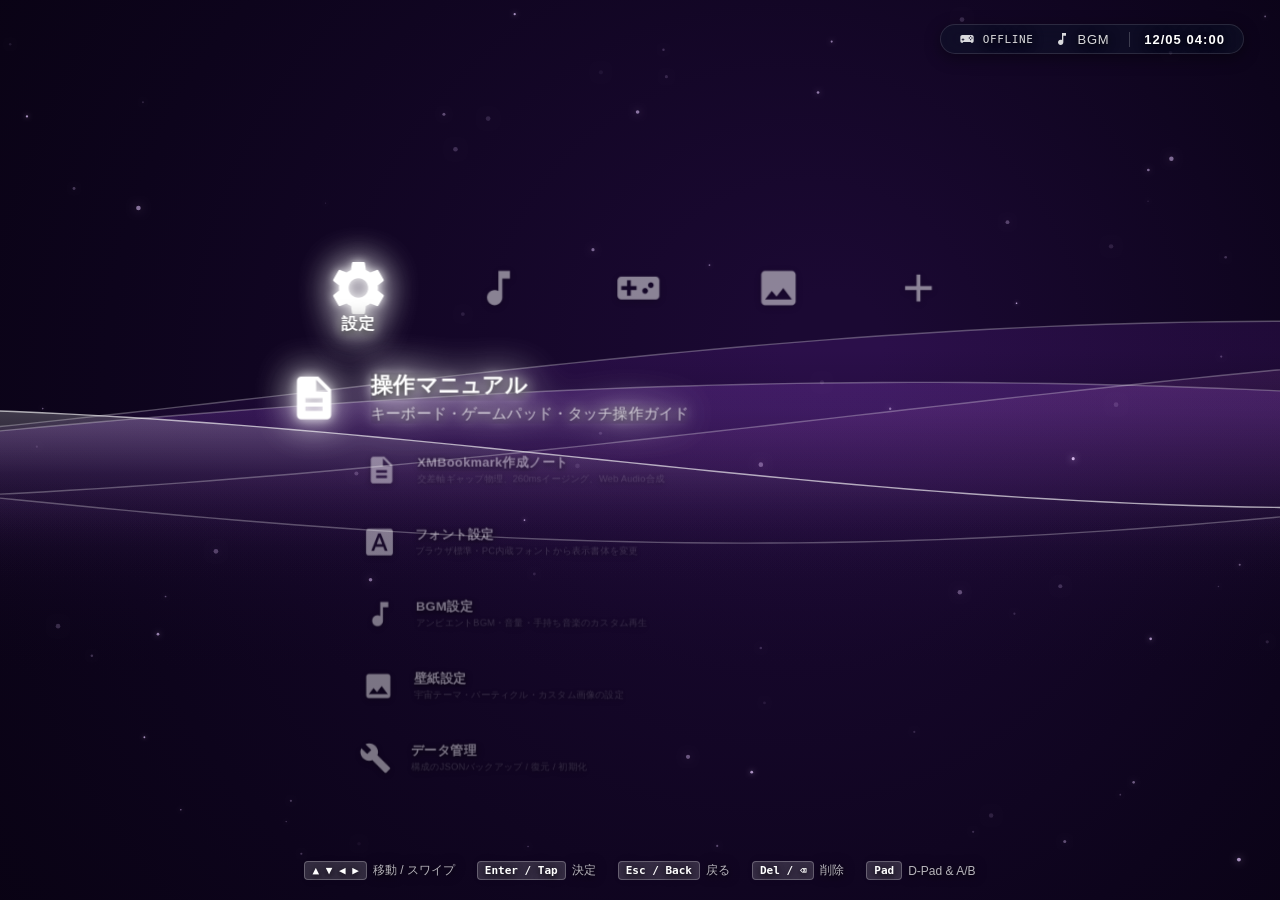
<file: apps/XMBookmark/index.html>
<!DOCTYPE html>
<html lang="ja">
<head>
  <meta charset="UTF-8">
  <meta name="viewport" content="width=device-width, initial-scale=1.0, maximum-scale=1.0, user-scalable=no">
  <title>XMBookmark - XMB Bookmark Launcher</title>
  <link rel="stylesheet" href="style.css">
  <link rel="icon" href="data:image/svg+xml,<svg xmlns='http://www.w3.org/2000/svg' viewBox='0 0 100 100'><circle cx='50' cy='50' r='46' fill='%23111827' stroke='%2338bdf8' stroke-width='6'/><path d='M30 50h40M50 30v40' stroke='%2338bdf8' stroke-width='6' stroke-linecap='round'/></svg>">
</head>
<body class="theme-purple">

  <!-- 背景キャンバス（宇宙空間＋XMBウェーブ＋パーティクル） -->
  <canvas id="bg-canvas"></canvas>
  <div id="wallpaper-overlay" class="wallpaper-overlay"></div>

  <!-- タッチ・マウスクリック用の画面端ナビゲーションゾーン（エッジゾーン） -->
  <div class="edge-zone edge-up" id="edge-up" title="上へ移動 (▲)">
    <div class="edge-indicator">▲</div>
  </div>
  <div class="edge-zone edge-down" id="edge-down" title="下へ移動 (▼)">
    <div class="edge-indicator">▼</div>
  </div>
  <div class="edge-zone edge-left" id="edge-left" title="左へ移動 (◀)">
    <div class="edge-indicator">◀</div>
  </div>
  <div class="edge-zone edge-right" id="edge-right" title="右へ移動 (▶)">
    <div class="edge-indicator">▶</div>
  </div>

  <!-- 右上ステータスバー（PS3 HUD） -->
  <header class="hud-top-right">
    <div class="hud-item gamepad-status" id="gamepad-status" title="ゲームパッド未接続">
      <svg class="hud-icon" viewBox="0 0 24 24" fill="currentColor">
        <path d="M19 6H5c-1.66 0-3 1.34-3 3v6c0 1.66 1.34 3 3 3l1.5-1.5h11l1.5 1.5c1.66 0 3-1.34 3-3V9c0-1.66-1.34-3-3-3zM8 13.5H6.5V15H5.5v-1.5H4v-1h1.5V11h1v1.5H8v1zm9.5.5a1 1 0 1 1 0-2 1 1 0 0 1 0 2zm2-2.5a1 1 0 1 1 0-2 1 1 0 0 1 0 2zm-2-2.5a1 1 0 1 1 0-2 1 1 0 0 1 0 2zm-2 2.5a1 1 0 1 1 0-2 1 1 0 0 1 0 2z"/>
      </svg>
      <span class="gamepad-label" id="gamepad-label">OFFLINE</span>
    </div>
    <div class="hud-item bgm-status" id="hud-bgm-status" title="BGMステータス">
      <svg class="hud-icon pulse-subtle" viewBox="0 0 24 24" fill="currentColor">
        <path d="M12 3v10.55c-.59-.34-1.27-.55-2-.55-2.21 0-4 1.79-4 4s1.79 4 4 4 4-1.79 4-4V7h4V3h-6z"/>
      </svg>
      <span id="hud-bgm-text">BGM</span>
    </div>
    <div class="hud-item clock-display" id="clock-display">
      10/14 09:00
    </div>
  </header>

  <!-- パンくずリスト（仮想フォルダ潜り時） -->
  <div class="breadcrumb-container" id="breadcrumb-container" style="display: none;">
    <span class="breadcrumb-item breadcrumb-root" id="breadcrumb-root">Home</span>
    <span class="breadcrumb-sep">&gt;</span>
    <span class="breadcrumb-item breadcrumb-current" id="breadcrumb-current">Folder</span>
  </div>

  <!-- XMBメインステージ -->
  <main class="xmb-stage" id="xmb-stage">
    <!-- 横軸（メインカテゴリ）コンテナ -->
    <div class="category-track" id="category-track"></div>

    <!-- 縦軸（サブアイテム）コンテナ -->
    <div class="item-track" id="item-track"></div>
  </main>

  <!-- 画面下部キーガイド・操作ヘルプ -->
  <footer class="footer-guide">
    <div class="guide-item"><span class="key-pill">▲ ▼ ◀ ▶</span> 移動 / スワイプ</div>
    <div class="guide-item"><span class="key-pill">Enter / Tap</span> 決定</div>
    <div class="guide-item"><span class="key-pill">Esc / Back</span> 戻る</div>
    <div class="guide-item"><span class="key-pill">Del / ⌫</span> 削除</div>
    <div class="guide-item"><span class="key-pill">Pad</span> D-Pad &amp; A/B</div>
  </footer>

  <!-- ================= モーダル系 ================= -->

  <!-- アイテム追加モーダル -->
  <div class="modal-backdrop" id="add-modal" style="display: none;">
    <div class="modal-dialog glass-panel">
      <div class="modal-header">
        <h2 class="modal-title" id="add-modal-title">アイテムの登録</h2>
        <button class="modal-close-btn" id="add-modal-close">&times;</button>
      </div>
      <div class="modal-body">
        <!-- タイプ選択タブ -->
        <div class="modal-tabs">
          <button class="tab-btn active" data-tab="tab-url">🌐 URL / Webリンク</button>
          <button class="tab-btn" data-tab="tab-file">📁 ファイル</button>
          <button class="tab-btn" data-tab="tab-folder">📂 フォルダ</button>
        </div>

        <!-- URLタブ -->
        <div class="tab-content active" id="tab-url">
          <label class="form-label">タイトル</label>
          <input type="text" id="url-title-input" class="form-input" placeholder="例: YouTube, GitHub...">
          <label class="form-label">URL</label>
          <input type="url" id="url-input" class="form-input" placeholder="https://...">
          <label class="form-label">説明 / サブ情報</label>
          <input type="text" id="url-desc-input" class="form-input" placeholder="例: 動画共有プラットフォーム">
          <label class="form-label">アイコン種別</label>
          <select id="url-icon-select" class="form-select">
            <option value="globe">🌐 Webサイト</option>
            <option value="game">🎮 ゲーム / アプリ</option>
            <option value="video">🎬 動画 / シネマ</option>
            <option value="music">🎵 音楽 / ポッドキャスト</option>
            <option value="document">📄 ドキュメント / 記事</option>
            <option value="star">⭐ お気に入り</option>
          </select>
        </div>

        <!-- ファイルタブ -->
        <div class="tab-content" id="tab-file">
          <div class="file-drop-zone" id="file-drop-zone">
            <input type="file" id="file-input" class="file-hidden-input">
            <div class="drop-zone-text">
              <svg class="drop-icon" viewBox="0 0 24 24" fill="currentColor"><path d="M9 16h6v-6h4l-7-7-7 7h4zm-4 2h14v2H5z"/></svg>
              <span>ここをクリックしてファイルを選択</span>
              <small>画像、音楽、テキスト、動画（ブラウザ内プレビュー対応）</small>
            </div>
          </div>
          <div id="file-selected-info" class="file-info-preview" style="display: none;"></div>
          <label class="form-label">表示タイトル（未指定時はファイル名）</label>
          <input type="text" id="file-title-input" class="form-input" placeholder="表示タイトル">
          <label class="form-label">またはローカルファイルパス（参照登録）</label>
          <input type="text" id="file-path-input" class="form-input" placeholder="C:\Users\...\file.ext">
        </div>

        <!-- フォルダタブ -->
        <div class="tab-content" id="tab-folder">
          <div class="folder-mode-select">
            <label class="radio-label">
              <input type="radio" name="folder-mode" value="import" checked>
              <span><strong>PCのフォルダを一括取り込み（音楽・画像・サブフォルダ）</strong><br><small>フォルダ内のサブフォルダ・音楽・画像を階層構造ごとXMBへインポート</small></span>
            </label>
            <label class="radio-label">
              <input type="radio" name="folder-mode" value="virtual">
              <span><strong>空のXMB内サブフォルダを作成</strong><br><small>XMB内で整理するための新しい空フォルダを作成</small></span>
            </label>
            <label class="radio-label">
              <input type="radio" name="folder-mode" value="path">
              <span><strong>ローカルフォルダパス登録</strong><br><small>PC上のフォルダパスをメモ・ワンクリックコピー</small></span>
            </label>
          </div>

          <!-- フォルダ一括インポートエリア -->
          <div id="folder-import-group" style="margin-top: 14px;">
            <div style="background: rgba(255, 255, 255, 0.05); border: 1px solid rgba(255, 255, 255, 0.15); border-radius: 12px; padding: 22px 18px; text-align: center;">
              <input type="file" id="folder-import-input" webkitdirectory directory multiple style="display: none;">
              <button type="button" class="btn btn-primary" id="btn-select-folder" style="font-size: 14px; padding: 10px 22px; font-weight: 700; display: inline-flex; align-items: center; gap: 8px; cursor: pointer;">
                <svg viewBox="0 0 24 24" fill="currentColor" style="width: 20px; height: 20px;"><path d="M10 4H4c-1.1 0-1.99.9-1.99 2L2 18c0 1.1.9 2 2 2h16c1.1 0 2-.9 2-2V8c0-1.1-.9-2-2-2h-8l-2-2z"/></svg>
                <span>📁 PCのフォルダを選択する</span>
              </button>
              <div style="font-size: 12px; color: rgba(255, 255, 255, 0.65); margin-top: 10px; line-height: 1.5;">
                ボタンをクリックしてPCのフォルダ（音楽アルバム等）を指定すると、<br>
                配下のサブフォルダ・音楽（MP3/FLAC等）・画像を自動で読み込みます。
              </div>
            </div>
            <div id="folder-selected-info" class="file-info-preview" style="display: none; margin-top: 12px;"></div>
            <div id="folder-progress-bar" style="display: none; margin-top: 10px;">
              <div style="font-size: 12px; color: #38bdf8; margin-bottom: 4px;" id="folder-progress-text">取り込み準備中...</div>
              <div style="width: 100%; height: 6px; background: rgba(255,255,255,0.2); border-radius: 3px; overflow: hidden;">
                <div id="folder-progress-fill" style="width: 0%; height: 100%; background: #38bdf8; transition: width 0.1s;"></div>
              </div>
            </div>
            <label class="form-label" style="margin-top: 12px;">XMB上でのフォルダ表示名（未指定時はフォルダ名）</label>
            <input type="text" id="folder-import-name-input" class="form-input" placeholder="フォルダ表示名">
          </div>

          <!-- 空フォルダ用入力 -->
          <div id="folder-virtual-group" style="display: none; margin-top: 14px;">
            <label class="form-label">フォルダ名</label>
            <input type="text" id="folder-name-input" class="form-input" placeholder="例: お気に入り動画, Work">
          </div>

          <!-- パス登録用入力 -->
          <div id="folder-path-group" style="display: none; margin-top: 14px;">
            <label class="form-label">フォルダ名</label>
            <input type="text" id="folder-path-name-input" class="form-input" placeholder="例: Projects, Music">
            <label class="form-label" style="margin-top: 10px;">ローカルフォルダパス</label>
            <input type="text" id="folder-path-input" class="form-input" placeholder="C:\Music\...">
          </div>
        </div>
      </div>
      <div class="modal-footer">
        <button class="btn btn-secondary" id="add-modal-cancel">キャンセル</button>
        <button class="btn btn-primary" id="add-modal-submit">登録する</button>
      </div>
    </div>
  </div>

  <!-- 新規カテゴリ追加モーダル -->
  <div class="modal-backdrop" id="add-category-modal" style="display: none;">
    <div class="modal-dialog glass-panel">
      <div class="modal-header">
        <h2 class="modal-title">新しいカテゴリ列の追加</h2>
        <button class="modal-close-btn" id="add-category-close">&times;</button>
      </div>
      <div class="modal-body">
        <label class="form-label">カテゴリ名</label>
        <input type="text" id="category-name-input" class="form-input" placeholder="例: Favorites, Tools...">
        <label class="form-label">アイコン種別</label>
        <div class="icon-selector" id="category-icon-selector">
          <!-- JSで選択肢を生成 -->
        </div>
      </div>
      <div class="modal-footer">
        <button class="btn btn-secondary" id="add-category-cancel">キャンセル</button>
        <button class="btn btn-primary" id="add-category-submit">列を追加</button>
      </div>
    </div>
  </div>

  <!-- 設定ダイアログ（BGM・壁紙・データ管理） -->
  <div class="modal-backdrop" id="settings-modal" style="display: none;">
    <div class="modal-dialog glass-panel modal-lg">
      <div class="modal-header">
        <h2 class="modal-title" id="settings-modal-title">設定 (Settings)</h2>
        <button class="modal-close-btn" id="settings-close">&times;</button>
      </div>
      <div class="modal-body" id="settings-modal-body">
        <!-- 動的コンテンツ切り替え -->
      </div>
      <div class="modal-footer">
        <button class="btn btn-primary" id="settings-done">閉じる</button>
      </div>
    </div>
  </div>

  <!-- メディアプレビュー（画像・音楽・テキスト・動画・URL） -->
  <div class="preview-backdrop" id="preview-modal" style="display: none;">
    <div class="preview-container glass-panel">
      <div class="preview-header">
        <div class="preview-title" id="preview-title">Preview</div>
        <button class="modal-close-btn" id="preview-close">&times;</button>
      </div>
      <div class="preview-body" id="preview-body">
        <!-- 動的に要素を挿入 -->
      </div>
    </div>
  </div>

  <!-- アイテム操作ポップアップメニュー（右クリック / 長押し / Shift+F10） -->
  <div class="context-menu glass-panel" id="context-menu" style="display: none;">
    <div class="context-menu-header" id="ctx-header-title">Item Menu</div>
    <button class="context-item" id="ctx-open">
      <svg class="ctx-icon" viewBox="0 0 24 24"><path d="M19 19H5V5h7V3H5c-1.11 0-2 .9-2 2v14c0 1.1.89 2 2 2h14c1.1 0 2-.9 2-2v-7h-2v7zM14 3v2h3.59l-9.83 9.83 1.41 1.41L19 6.41V10h2V3h-7z"/></svg>
      <span>開く (同じタブ)</span>
    </button>
    <button class="context-item" id="ctx-copy-url">
      <svg class="ctx-icon" viewBox="0 0 24 24"><path d="M16 1H4c-1.1 0-2 .9-2 2v14h2V3h12V1zm3 4H8c-1.1 0-2 .9-2 2v14c0 1.1.9 2 2 2h11c1.1 0 2-.9 2-2V7c0-1.1-.9-2-2-2zm0 16H8V7h11v14z"/></svg>
      <span>URLをコピー</span>
    </button>
    <button class="context-item" id="ctx-copy-title">
      <svg class="ctx-icon" viewBox="0 0 24 24"><path d="M19 2h-4.18C14.4.84 13.3 0 12 0c-1.3 0-2.4.84-2.82 2H5c-1.1 0-2 .9-2 2v16c0 1.1.9 2 2 2h14c1.1 0 2-.9 2-2V4c0-1.1-.9-2-2-2zm-7 0c.55 0 1 .45 1 1s-.45 1-1 1-1-.45-1-1 .45-1 1-1zm7 18H5V4h2v3h10V4h2v16z"/></svg>
      <span>タイトルをコピー</span>
    </button>
    <button class="context-item" id="ctx-move">
      <svg class="ctx-icon" viewBox="0 0 24 24"><path d="M10 9h4V6h3l-5-5-5 5h3v3zm-1 1H6V7l-5 5 5 5v-3h3v-4zm14 2l-5-5v3h-3v4h3v3l5-5zm-9 3h-4v3H7l5 5 5-5h-3v-3z"/></svg>
      <span>別のカテゴリへ移動...</span>
    </button>
    <button class="context-item" id="ctx-edit">
      <svg class="ctx-icon" viewBox="0 0 24 24"><path d="M3 17.25V21h3.75L17.81 9.94l-3.75-3.75L3 17.25zM20.71 7.04c.39-.39.39-1.02 0-1.41l-2.34-2.34c-.39-.39-1.02-.39-1.41 0l-1.83 1.83 3.75 3.75 1.83-1.83z"/></svg>
      <span>アイテムを編集</span>
    </button>
    <div class="context-separator"></div>
    <button class="context-item ctx-danger" id="ctx-delete">
      <svg class="ctx-icon" viewBox="0 0 24 24"><path d="M6 19c0 1.1.9 2 2 2h8c1.1 0 2-.9 2-2V7H6v12zM19 4h-3.5l-1-1h-5l-1 1H5v2h14V4z"/></svg>
      <span>アイテムを削除</span>
    </button>
    <button class="context-item" id="ctx-cancel">
      <span>閉じる (Esc)</span>
    </button>
  </div>

  <!-- カテゴリ編集ポップアップメニュー（長押し / Bボタン / 右クリック） -->
  <div class="context-menu glass-panel" id="category-context-menu" style="display: none;">
    <div class="context-menu-header" id="cat-ctx-header-title">カテゴリ設定</div>
    <button class="context-item" id="cat-ctx-rename">
      <svg class="ctx-icon" viewBox="0 0 24 24"><path d="M3 17.25V21h3.75L17.81 9.94l-3.75-3.75L3 17.25zM20.71 7.04c.39-.39.39-1.02 0-1.41l-2.34-2.34c-.39-.39-1.02-.39-1.41 0l-1.83 1.83 3.75 3.75 1.83-1.83z"/></svg>
      <span>名前・アイコンを変更</span>
    </button>
    <button class="context-item" id="cat-ctx-move-left">
      <svg class="ctx-icon" viewBox="0 0 24 24"><path d="M20 11H7.83l5.59-5.59L12 4l-8 8 8 8 1.41-1.41L7.83 13H20v-2z"/></svg>
      <span>◀ 左へ移動</span>
    </button>
    <button class="context-item" id="cat-ctx-move-right">
      <svg class="ctx-icon" viewBox="0 0 24 24"><path d="M12 4l-1.41 1.41L16.17 11H4v2h12.17l-5.58 5.59L12 20l8-8z"/></svg>
      <span>▶ 右へ移動</span>
    </button>
    <div class="context-separator"></div>
    <button class="context-item ctx-danger" id="cat-ctx-delete">
      <svg class="ctx-icon" viewBox="0 0 24 24"><path d="M6 19c0 1.1.9 2 2 2h8c1.1 0 2-.9 2-2V7H6v12zM19 4h-3.5l-1-1h-5l-1 1H5v2h14V4z"/></svg>
      <span>カテゴリを削除</span>
    </button>
    <button class="context-item" id="cat-ctx-cancel">
      <span>閉じる (Esc)</span>
    </button>
  </div>

  <!-- カテゴリ編集モーダル（名前＆アイコン変更） -->
  <div class="modal-backdrop" id="edit-category-modal" style="display: none;">
    <div class="modal-dialog glass-panel">
      <div class="modal-header">
        <h2 class="modal-title">カテゴリの変更</h2>
        <button class="modal-close-btn" id="edit-category-close">&times;</button>
      </div>
      <div class="modal-body">
        <label class="form-label">カテゴリ名</label>
        <input type="text" id="edit-cat-name-input" class="form-input">
        <label class="form-label">アイコン種別</label>
        <div class="icon-selector" id="edit-cat-icon-selector">
          <!-- JSで選択肢を生成 -->
        </div>
      </div>
      <div class="modal-footer">
        <button class="btn btn-secondary" id="edit-category-cancel">キャンセル</button>
        <button class="btn btn-primary" id="edit-category-submit">保存する</button>
      </div>
    </div>
  </div>

  <!-- アイテム移動先選択モーダル -->
  <div class="modal-backdrop" id="move-modal" style="display: none;">
    <div class="modal-dialog glass-panel" style="max-width: 420px;">
      <div class="modal-header">
        <h2 class="modal-title">移動先のカテゴリを選択</h2>
        <button class="modal-close-btn" id="move-modal-close">&times;</button>
      </div>
      <div class="modal-body">
        <p style="font-size: 13px; color: rgba(255,255,255,0.75);">アイテム「<span id="move-item-name" style="color:#fff; font-weight:700;"></span>」の移動先:</p>
        <div class="move-category-list" id="move-category-list">
          <!-- JSでカテゴリ候補を生成 -->
        </div>
      </div>
      <div class="modal-footer">
        <button class="btn btn-secondary" id="move-modal-cancel">キャンセル</button>
      </div>
    </div>
  </div>

  <!-- アイテム編集モーダル -->
  <div class="modal-backdrop" id="edit-modal" style="display: none;">
    <div class="modal-dialog glass-panel">
      <div class="modal-header">
        <h2 class="modal-title">アイテムの編集</h2>
        <button class="modal-close-btn" id="edit-modal-close">&times;</button>
      </div>
      <div class="modal-body">
        <label class="form-label">タイトル</label>
        <input type="text" id="edit-title-input" class="form-input">
        <label class="form-label">URL / パス</label>
        <input type="text" id="edit-url-input" class="form-input">
        <label class="form-label">概要 / サブ情報</label>
        <input type="text" id="edit-desc-input" class="form-input">
        <label class="form-label">アイコン種別</label>
        <select id="edit-icon-select" class="form-select">
          <option value="globe">🌐 Webサイト</option>
          <option value="star">⭐ お気に入り</option>
          <option value="video">🎬 動画 / メディア</option>
          <option value="music">🎵 音楽 / 配信</option>
          <option value="game">🎮 ゲーム / アプリ</option>
          <option value="document">📄 ドキュメント / 記事</option>
          <option value="folder">📁 フォルダ</option>
          <option value="tool">🛠️ 開発 / ツール</option>
          <option value="file">📄 ファイル</option>
        </select>
      </div>
      <div class="modal-footer">
        <button class="btn btn-secondary" id="edit-modal-cancel">キャンセル</button>
        <button class="btn btn-primary" id="edit-modal-submit">保存する</button>
      </div>
    </div>
  </div>

  <!-- ブラウザ・ブックマーク（HTML）インポートモーダル -->
  <div class="modal-backdrop" id="import-modal" style="display: none;">
    <div class="modal-dialog glass-panel modal-lg">
      <div class="modal-header">
        <h2 class="modal-title">ブラウザ・ブックマークのインポート (HTML)</h2>
        <button class="modal-close-btn" id="import-modal-close">&times;</button>
      </div>
      <div class="modal-body">
        <p style="font-size: 13px; color: rgba(255,255,255,0.8); line-height: 1.5;">
          Chrome / Edge / Firefox等の「ブックマーク マネージャ ＞ ブックマークをエクスポート」で書き出した <code>bookmarks.html</code> ファイルを選択してください。
        </p>
        <div class="file-drop-zone" id="import-drop-zone">
          <input type="file" id="import-html-file" accept=".html,.htm" class="file-hidden-input">
          <div class="drop-zone-text">
            <svg class="drop-icon" viewBox="0 0 24 24" fill="currentColor"><path d="M14 2H6c-1.1 0-1.99.9-1.99 2L4 20c0 1.1.89 2 1.99 2H18c1.1 0 2-.9 2-2V8l-6-6zm2 16H8v-2h8v2zm0-4H8v-2h8v2zm-3-5V3.5L18.5 9H13z"/></svg>
            <span id="import-file-name-label">ここをクリックして bookmarks.html を選択</span>
            <small>ブラウザ標準のHTMLエクスポートファイル</small>
          </div>
        </div>

        <div id="import-folder-selection" style="display: none; flex-direction: column; gap: 10px; margin-top: 10px;">
          <label class="form-label" style="color: #38bdf8;">取り込み対象のフォルダを指定:</label>
          <select id="import-folder-select" class="form-select">
            <!-- パース後にフォルダ候補を自動生成 -->
          </select>
          <p style="font-size: 12px; color: rgba(255,255,255,0.65);">
            ※「ブックマーク バー」を指定すると、バー直下にある各フォルダがXMBookmarkの横カテゴリ列として綺麗にインポートされます。
          </p>

          <div style="margin-top: 6px;">
            <label class="form-label">インポート方式:</label>
            <div style="display: flex; flex-direction: column; gap: 8px; margin-top: 6px;">
              <label class="radio-label">
                <input type="radio" name="import-mode" value="create-categories" checked>
                <span><strong>フォルダごとに新しいカテゴリ列を作成（推奨）</strong><br><small>ブックマークバー内の各フォルダ（動画、仕事など）をXMBookmarkの横列として配置</small></span>
              </label>
              <label class="radio-label">
                <input type="radio" name="import-mode" value="current-category">
                <span><strong>現在選択中のカテゴリ列にすべて追加</strong><br><small>現在の列にまとめてブックマークを取り込みます</small></span>
              </label>
            </div>
          </div>
        </div>
      </div>
      <div class="modal-footer">
        <button class="btn btn-secondary" id="import-modal-cancel">キャンセル</button>
        <button class="btn btn-primary" id="import-modal-submit" disabled>インポートを実行</button>
      </div>
    </div>
  </div>

  <!-- トースト通知 -->
  <div class="toast-notification" id="toast-notification" style="display: none;"></div>

  <script src="sound.js"></script>
  <script src="wave.js"></script>
  <script src="app.js"></script>
</body>
</html>
</file>
<file: apps/RRecM/style.css>
/* ========================================================
   RRecV2 Web - Studio Audio Recorder Stylesheet
   Glassmorphism & Professional Studio Aesthetic
   ======================================================== */

@import url('https://fonts.googleapis.com/css2?family=Rajdhani:wght@500;600;700&family=Noto+Sans+JP:wght@400;500;700&family=JetBrains+Mono:wght@500;700&display=swap');

:root {
  --primary-gold-1: #ffe6b8;
  --primary-gold-2: #b38646;
  --primary-gold-3: #805c24;
  --gold-shadow: #332105;
  --glass-bg-light: rgba(255, 255, 255, 0.22);
  --glass-bg-medium: rgba(255, 255, 255, 0.35);
  --glass-bg-dark: rgba(20, 24, 33, 0.55);
  --glass-border: rgba(255, 255, 255, 0.4);
  --glass-blur: blur(8px);
  --text-dark: #1a1a1a;
  --text-light: #f5f5f5;
  --accent-red: #e63946;
  --accent-green: #2ec4b6;
}

* {
  box-sizing: border-box;
  margin: 0;
  padding: 0;
  -webkit-font-smoothing: antialiased;
}

body {
  font-family: 'Noto Sans JP', sans-serif;
  min-height: 100vh;
  display: flex;
  justify-content: center;
  align-items: center;
  background-color: #12141a;
  background-image: url('スタジオ2.jpg');
  background-size: cover;
  background-position: center;
  background-repeat: no-repeat;
  background-attachment: fixed;
  color: #fff;
  padding: 16px;
  overflow-x: hidden;
  position: relative;
  transition: background-image 0.4s ease;
}

/* 背景オーバーレイ（画像を引き締め、UIコントラストを確保） */
.bg-overlay {
  position: fixed;
  top: 0;
  left: 0;
  right: 0;
  bottom: 0;
  background: radial-gradient(circle at center, rgba(0, 0, 0, 0.15) 0%, rgba(0, 0, 0, 0.6) 100%);
  pointer-events: none;
  z-index: 0;
}

/* メインコンテナ（RRecV2 ウィンドウ風） */
.app-container {
  position: relative;
  z-index: 1;
  width: 100%;
  max-width: 680px;
  background: rgba(25, 27, 36, 0.45);
  backdrop-filter: blur(12px);
  -webkit-backdrop-filter: blur(12px);
  border: 1px solid rgba(255, 255, 255, 0.25);
  border-radius: 18px;
  box-shadow: 0 20px 50px rgba(0, 0, 0, 0.6),
              inset 0 1px 1px rgba(255, 255, 255, 0.3);
  overflow: hidden;
  display: flex;
  flex-direction: column;
}

/* ウィンドウヘッダー */
.window-header {
  display: flex;
  align-items: center;
  justify-content: space-between;
  padding: 10px 18px;
  background: linear-gradient(180deg, rgba(255, 255, 255, 0.15) 0%, rgba(0, 0, 0, 0.25) 100%);
  border-bottom: 1px solid rgba(255, 255, 255, 0.15);
  user-select: none;
}

.window-title {
  display: flex;
  align-items: center;
  gap: 10px;
  font-family: 'Rajdhani', sans-serif;
  font-size: 1.15rem;
  font-weight: 700;
  letter-spacing: 1px;
  color: #fff;
  text-shadow: 0 1px 3px rgba(0,0,0,0.8);
}

.title-badge {
  background: linear-gradient(135deg, var(--primary-gold-1), var(--primary-gold-2));
  color: #2b1800;
  font-size: 0.72rem;
  font-weight: 800;
  padding: 2px 7px;
  border-radius: 4px;
  box-shadow: 0 1px 3px rgba(0, 0, 0, 0.4);
}

.header-status-indicator {
  display: flex;
  align-items: center;
  gap: 6px;
  font-size: 0.8rem;
  font-weight: 500;
  color: #ddd;
}

.status-dot {
  width: 9px;
  height: 9px;
  border-radius: 50%;
  background-color: #888;
  box-shadow: 0 0 4px #888;
  transition: all 0.3s ease;
}

.status-dot.active {
  background-color: #2ec4b6;
  box-shadow: 0 0 10px #2ec4b6;
}

.status-dot.recording {
  background-color: #ff3344;
  box-shadow: 0 0 12px #ff3344;
  animation: pulse-red 1s infinite alternate;
}

@keyframes pulse-red {
  from { opacity: 0.6; transform: scale(0.9); }
  to { opacity: 1; transform: scale(1.15); }
}

/* メインコンテンツエリア */
.window-content {
  padding: 20px 24px 22px 24px;
  display: flex;
  flex-direction: column;
  gap: 16px;
}

/* ========================================================
   モバイル端末アクセス警告バナー
   ======================================================== */
.mobile-warning-banner {
  display: flex;
  align-items: flex-start;
  gap: 12px;
  background: rgba(180, 40, 50, 0.35);
  backdrop-filter: blur(8px);
  -webkit-backdrop-filter: blur(8px);
  border: 1.5px solid rgba(255, 90, 95, 0.7);
  border-radius: 8px;
  padding: 10px 14px;
  box-shadow: 0 4px 14px rgba(0, 0, 0, 0.4), inset 0 1px 1px rgba(255, 255, 255, 0.2);
  animation: fadeInDown 0.3s ease;
}

.mobile-warning-banner .warning-icon {
  font-size: 1.4rem;
  line-height: 1.2;
}

.mobile-warning-banner .warning-text {
  flex: 1;
  font-size: 0.82rem;
  color: #fff;
  line-height: 1.4;
}

.mobile-warning-banner .warning-text strong {
  display: block;
  font-size: 0.92rem;
  color: #ff9999;
  margin-bottom: 2px;
  letter-spacing: 0.5px;
}

@keyframes fadeInDown {
  from { opacity: 0; transform: translateY(-8px); }
  to { opacity: 1; transform: translateY(0); }
}

/* ========================================================
   ON AIR 放送スタジオサインランプ
   ======================================================== */
.on-air-section {
  display: flex;
  justify-content: center;
  align-items: center;
  width: 100%;
  margin-bottom: 2px;
}

.on-air-frame {
  width: 50%;
  min-width: 220px;
  max-width: 320px;
  background: #111317;
  border-radius: 8px;
  padding: 5px;
  box-shadow: 
    0 4px 14px rgba(0, 0, 0, 0.8),
    inset 0 1px 1px rgba(255, 255, 255, 0.2),
    inset 0 -2px 4px rgba(0, 0, 0, 0.9);
  border: 2.5px solid #282c36;
  position: relative;
  transition: all 0.3s ease;
}

.on-air-plate {
  display: flex;
  justify-content: center;
  align-items: center;
  height: 44px;
  border-radius: 4px;
  /* 消灯状態（非録音時）: くすんだ暗い赤背景 */
  background: linear-gradient(180deg, #361114 0%, #1f0709 100%);
  border: 1px solid #160405;
  box-shadow: inset 0 2px 6px rgba(0, 0, 0, 0.85);
  transition: all 0.3s cubic-bezier(0.2, 0.8, 0.2, 1);
  overflow: hidden;
  position: relative;
}

.on-air-text {
  font-family: 'Rajdhani', 'Impact', sans-serif;
  font-size: 1.85rem;
  font-weight: 800;
  letter-spacing: 7px;
  text-indent: 7px; /* 均等センタリング */
  /* 消灯文字: グレーがかった暗い文字 */
  color: #552427;
  text-shadow: none;
  user-select: none;
  transition: all 0.3s cubic-bezier(0.2, 0.8, 0.2, 1);
}

/* 点灯・発光状態（録音中） */
.on-air-frame.is-on-air {
  border-color: #ff3344;
  box-shadow: 
    0 0 25px rgba(255, 30, 45, 0.6),
    0 4px 18px rgba(0, 0, 0, 0.9),
    inset 0 1px 2px rgba(255, 255, 255, 0.4);
}

.on-air-frame.is-on-air .on-air-plate {
  background: linear-gradient(180deg, #ff2e3e 0%, #cc0016 100%);
  border-color: #ff6677;
  box-shadow: 
    0 0 20px rgba(255, 30, 45, 0.95),
    inset 0 0 14px rgba(255, 255, 255, 0.65),
    inset 0 2px 4px rgba(255, 255, 255, 0.85);
  animation: on-air-glow 1.5s infinite alternate ease-in-out;
}

.on-air-frame.is-on-air .on-air-text {
  color: #ffffff;
  text-shadow: 
    0 0 8px #ffffff,
    0 0 16px #ff4d5a,
    0 0 28px #ff0019,
    0 2px 4px rgba(0, 0, 0, 0.5);
}

@keyframes on-air-glow {
  0% {
    box-shadow: 
      0 0 18px rgba(255, 30, 45, 0.8),
      inset 0 0 12px rgba(255, 255, 255, 0.55);
  }
  100% {
    box-shadow: 
      0 0 32px rgba(255, 40, 60, 1),
      inset 0 0 18px rgba(255, 255, 255, 0.8);
  }
}

/* 上部エリア: 設定コントロール (タイトル & ビットレート) */
.settings-section {
  display: flex;
  flex-direction: column;
  gap: 14px;
}

.setting-row {
  display: flex;
  align-items: center;
  gap: 14px;
}

/* RRecV2 立体ゴールドラベル */
.gold-badge {
  width: 120px;
  min-width: 120px;
  height: 38px;
  display: flex;
  align-items: center;
  justify-content: center;
  border-radius: 6px;
  background: linear-gradient(180deg, var(--primary-gold-1) 0%, var(--primary-gold-2) 50%, var(--primary-gold-3) 100%);
  box-shadow: 0 3px 6px rgba(0, 0, 0, 0.5), inset 0 1px 1px rgba(255, 255, 255, 0.6);
  border: 1px solid rgba(255, 235, 180, 0.4);
}

.gold-badge span {
  font-size: 0.95rem;
  font-weight: 700;
  color: #ffffff;
  text-shadow: 0 1px 2px var(--gold-shadow), 0 2px 4px rgba(0, 0, 0, 0.8);
  letter-spacing: 0.5px;
}

/* 入力欄（すりガラス＆半透明スタイル） */
.input-container {
  flex: 1;
  position: relative;
}

.glass-input {
  width: 100%;
  height: 38px;
  padding: 6px 14px;
  font-size: 0.95rem;
  font-weight: 500;
  color: #111;
  background: rgba(255, 255, 255, 0.85);
  backdrop-filter: var(--glass-blur);
  -webkit-backdrop-filter: var(--glass-blur);
  border: 1.5px solid var(--primary-gold-2);
  border-radius: 6px;
  box-shadow: inset 0 1px 3px rgba(0, 0, 0, 0.2), 0 2px 5px rgba(0, 0, 0, 0.2);
  outline: none;
  transition: all 0.25s ease;
}

.glass-input::placeholder {
  color: #777;
  font-size: 0.85rem;
}

.glass-input:focus {
  background: rgba(255, 255, 255, 0.95);
  border-color: #ffd27d;
  box-shadow: 0 0 10px rgba(255, 210, 125, 0.5), inset 0 1px 2px rgba(0, 0, 0, 0.1);
}

/* スライダーエリア */
.slider-container {
  flex: 1;
  display: flex;
  flex-direction: column;
  gap: 4px;
  background: rgba(0, 0, 0, 0.35);
  backdrop-filter: var(--glass-blur);
  -webkit-backdrop-filter: var(--glass-blur);
  padding: 8px 14px;
  border-radius: 8px;
  border: 1px solid rgba(255, 255, 255, 0.15);
}

.slider-header {
  display: flex;
  justify-content: flex-end;
  align-items: center;
}

.bitrate-value-pill {
  font-family: 'Rajdhani', sans-serif;
  font-size: 1.1rem;
  font-weight: 700;
  color: var(--primary-gold-1);
  background: rgba(0, 0, 0, 0.5);
  padding: 1px 10px;
  border-radius: 12px;
  border: 1px solid rgba(255, 215, 120, 0.4);
  text-shadow: 0 0 8px rgba(255, 215, 120, 0.6);
}

/* スライダーバーのスタイリング */
.glass-slider {
  -webkit-appearance: none;
  appearance: none;
  width: 100%;
  height: 6px;
  border-radius: 3px;
  background: rgba(255, 255, 255, 0.25);
  outline: none;
  margin: 6px 0;
  cursor: pointer;
  transition: background 0.2s;
}

.glass-slider::-webkit-slider-thumb {
  -webkit-appearance: none;
  appearance: none;
  width: 18px;
  height: 18px;
  border-radius: 50%;
  background: linear-gradient(135deg, #ffe6b8, #b38646);
  cursor: pointer;
  box-shadow: 0 2px 6px rgba(0, 0, 0, 0.6), inset 0 1px 1px rgba(255, 255, 255, 0.8);
  border: 1px solid #ffffff;
  transition: transform 0.15s ease, box-shadow 0.15s ease;
}

.glass-slider::-webkit-slider-thumb:hover {
  transform: scale(1.18);
  box-shadow: 0 0 10px #ffe6b8, 0 3px 8px rgba(0, 0, 0, 0.7);
}

.glass-slider::-moz-range-thumb {
  width: 18px;
  height: 18px;
  border-radius: 50%;
  background: linear-gradient(135deg, #ffe6b8, #b38646);
  cursor: pointer;
  box-shadow: 0 2px 6px rgba(0, 0, 0, 0.6);
  border: 1px solid #ffffff;
}

/* スライダーステップ目盛り */
.slider-marks {
  display: flex;
  justify-content: space-between;
  padding: 0 2px;
}

.slider-marks span {
  font-size: 0.72rem;
  font-family: 'Rajdhani', sans-serif;
  font-weight: 600;
  color: #bbb;
  cursor: pointer;
  transition: color 0.2s;
}

.slider-marks span.active {
  color: var(--primary-gold-1);
  font-weight: 700;
  text-shadow: 0 0 5px rgba(255, 215, 120, 0.5);
}

/* 中央: タイマー & ステータス表示パネル (RRecV2) */
.display-panel {
  background: rgba(255, 255, 255, 0.82);
  backdrop-filter: blur(12px);
  -webkit-backdrop-filter: blur(12px);
  border-radius: 12px;
  border: 1.5px solid rgba(255, 255, 255, 0.9);
  padding: 14px 20px;
  box-shadow: 0 10px 25px rgba(0, 0, 0, 0.35),
              inset 0 1px 2px rgba(255, 255, 255, 0.8);
  display: flex;
  flex-direction: column;
  gap: 10px;
}

.display-main {
  display: flex;
  align-items: center;
  justify-content: space-between;
}

.rec-state-box {
  display: flex;
  align-items: center;
  gap: 10px;
}

.rec-blinker {
  width: 16px;
  height: 16px;
  border-radius: 50%;
  background-color: #ccc;
  transition: all 0.3s;
}

.rec-blinker.active {
  background-color: #d90429;
  box-shadow: 0 0 10px #d90429;
  animation: pulse-indicator 1.2s infinite;
}

@keyframes pulse-indicator {
  0% { transform: scale(0.95); opacity: 0.7; }
  50% { transform: scale(1.15); opacity: 1; }
  100% { transform: scale(0.95); opacity: 0.7; }
}

.rec-state-text {
  font-size: 1.2rem;
  font-weight: 700;
  color: #777;
  letter-spacing: 1px;
}

.rec-state-text.active {
  color: #990000;
  text-shadow: 0 0 6px rgba(153, 0, 0, 0.3);
}

.timer-digits {
  font-family: 'JetBrains Mono', 'Consolas', monospace;
  font-size: 2.4rem;
  font-weight: 700;
  color: #111111;
  letter-spacing: 2px;
  user-select: none;
}

/* オーディオメーター (VUメーター風バー) */
.meter-container {
  display: flex;
  flex-direction: column;
  gap: 4px;
  padding-top: 4px;
  border-top: 1px solid rgba(0, 0, 0, 0.08);
}

.meter-row {
  display: flex;
  align-items: center;
  gap: 8px;
}

.meter-label {
  font-family: 'Rajdhani', sans-serif;
  font-size: 0.75rem;
  font-weight: 700;
  color: #555;
  width: 14px;
}

.meter-track {
  flex: 1;
  height: 7px;
  background: rgba(0, 0, 0, 0.12);
  border-radius: 4px;
  overflow: hidden;
  position: relative;
}

.meter-bar {
  height: 100%;
  width: 0%;
  background: linear-gradient(90deg, #2ec4b6 0%, #a7c957 60%, #e76f51 85%, #d90429 100%);
  border-radius: 4px;
  transition: width 0.08s ease-out;
}

.panel-sub-info {
  display: flex;
  justify-content: space-between;
  align-items: center;
  font-size: 0.75rem;
  color: #666;
  font-weight: 500;
}

.dir-current-tag {
  color: #2b1800;
  background: rgba(255, 230, 184, 0.6);
  padding: 1px 8px;
  border-radius: 4px;
  max-width: 280px;
  overflow: hidden;
  text-overflow: ellipsis;
  white-space: nowrap;
}

/* 下部コントロールエリア（ボタン群） */
.controls-section {
  display: flex;
  align-items: center;
  justify-content: space-between;
  gap: 12px;
  padding-top: 6px;
}

/* スタジオボタン共通スタイル（半透明・すりガラス・インセット凹み） */
.studio-btn {
  flex: 1;
  height: 64px;
  display: flex;
  flex-direction: column;
  align-items: center;
  justify-content: center;
  gap: 4px;
  background: var(--glass-bg-light);
  backdrop-filter: blur(8px);
  -webkit-backdrop-filter: blur(8px);
  border: 1px solid var(--glass-border);
  border-radius: 12px;
  cursor: pointer;
  box-shadow: 0 4px 10px rgba(0, 0, 0, 0.35),
              inset 0 1px 1px rgba(255, 255, 255, 0.4);
  transition: all 0.18s cubic-bezier(0.2, 0.8, 0.2, 1);
  position: relative;
  overflow: hidden;
  user-select: none;
}

.studio-btn:hover {
  background: var(--glass-bg-medium);
  border-color: rgba(255, 255, 255, 0.65);
  box-shadow: 0 6px 16px rgba(0, 0, 0, 0.4),
              inset 0 1px 2px rgba(255, 255, 255, 0.6);
  transform: translateY(-2px);
}

/* ホバー＆アクティブ時の「凹み（inset shadow）」表現 */
.studio-btn:active {
  background: rgba(0, 0, 0, 0.3);
  border-color: rgba(255, 255, 255, 0.2);
  box-shadow: inset 0 4px 10px rgba(0, 0, 0, 0.7),
              0 1px 2px rgba(0, 0, 0, 0.3);
  transform: translateY(2px);
}

.studio-btn img {
  height: 32px;
  width: auto;
  object-fit: contain;
  filter: drop-shadow(0 2px 4px rgba(0, 0, 0, 0.5));
  transition: transform 0.15s ease;
}

.studio-btn:active img {
  transform: scale(0.92);
}

.studio-btn svg {
  width: 28px;
  height: 28px;
  fill: #fff;
  filter: drop-shadow(0 2px 4px rgba(0, 0, 0, 0.5));
  transition: transform 0.15s ease;
}

.studio-btn:active svg {
  transform: scale(0.92);
}

.btn-caption {
  font-size: 0.72rem;
  font-weight: 600;
  color: #fff;
  text-shadow: 0 1px 2px rgba(0, 0, 0, 0.8);
  letter-spacing: 0.5px;
}

/* 録音ボタン特化スタイル */
.studio-btn.rec-btn {
  background: rgba(255, 255, 255, 0.28);
  border-color: rgba(255, 100, 100, 0.4);
}

.studio-btn.rec-btn.is-recording {
  background: rgba(230, 57, 70, 0.35);
  border-color: rgba(255, 70, 85, 0.7);
  box-shadow: 0 0 15px rgba(230, 57, 70, 0.5), inset 0 1px 2px rgba(255, 255, 255, 0.5);
}

/* プログレス・オーバーレイ（エンコード中） */
.modal-overlay {
  position: absolute;
  top: 0;
  left: 0;
  right: 0;
  bottom: 0;
  background: rgba(10, 12, 18, 0.78);
  backdrop-filter: blur(8px);
  -webkit-backdrop-filter: blur(8px);
  z-index: 100;
  display: flex;
  flex-direction: column;
  justify-content: center;
  align-items: center;
  padding: 30px;
  opacity: 0;
  pointer-events: none;
  transition: opacity 0.25s ease;
}

.modal-overlay.show {
  opacity: 1;
  pointer-events: auto;
}

.modal-box {
  background: rgba(30, 34, 45, 0.9);
  border: 1px solid rgba(255, 255, 255, 0.25);
  border-radius: 14px;
  padding: 24px;
  width: 100%;
  max-width: 380px;
  text-align: center;
  box-shadow: 0 15px 35px rgba(0, 0, 0, 0.7);
}

.modal-title {
  font-size: 1.1rem;
  font-weight: 700;
  margin-bottom: 14px;
  color: #fff;
}

.progress-bar-track {
  width: 100%;
  height: 10px;
  background: rgba(255, 255, 255, 0.15);
  border-radius: 5px;
  overflow: hidden;
  margin-bottom: 10px;
}

.progress-bar-fill {
  height: 100%;
  width: 0%;
  background: linear-gradient(90deg, var(--primary-gold-1), var(--primary-gold-2));
  border-radius: 5px;
  transition: width 0.1s linear;
}

.progress-text {
  font-family: 'JetBrains Mono', monospace;
  font-size: 0.9rem;
  color: var(--primary-gold-1);
}

/* トースト通知 */
.toast {
  position: fixed;
  bottom: 24px;
  left: 50%;
  transform: translateX(-50%) translateY(40px);
  background: rgba(20, 24, 32, 0.9);
  backdrop-filter: blur(10px);
  -webkit-backdrop-filter: blur(10px);
  color: #fff;
  border: 1px solid rgba(255, 255, 255, 0.2);
  padding: 10px 22px;
  border-radius: 24px;
  font-size: 0.88rem;
  font-weight: 500;
  box-shadow: 0 8px 20px rgba(0, 0, 0, 0.5);
  opacity: 0;
  pointer-events: none;
  transition: all 0.3s cubic-bezier(0.2, 0.8, 0.2, 1);
  z-index: 1000;
  display: flex;
  align-items: center;
  gap: 8px;
}

.toast.show {
  transform: translateX(-50%) translateY(0);
  opacity: 1;
}

.toast.info { border-color: rgba(255, 215, 120, 0.6); }
.toast.success { border-color: rgba(46, 196, 182, 0.6); }
.toast.error { border-color: rgba(230, 57, 70, 0.6); }

/* レスポンシブ調整 */
@media (max-width: 600px) {
  .on-air-frame {
    width: 75%;
  }
  .setting-row {
    flex-direction: column;
    align-items: stretch;
  }
  .gold-badge {
    width: 100%;
    min-width: unset;
    height: 32px;
  }
  .timer-digits {
    font-size: 1.8rem;
  }
  .controls-section {
    display: grid;
    grid-template-columns: 1fr 1fr;
  }
  .studio-btn {
    height: 56px;
  }
}
</file>
<file: apps/XMBookmark/style.css>
/* ==========================================================================
   PS3 XMB (Cross Media Bar) Recreation Stylesheet
   - 28% / 32% Intersection Origin
   - Jump Gap Vertical Layout
   - 220ms cubic-bezier(0.16, 1, 0.3, 1) Spring Easing
   - Glassmorphism & High-Visibility Glow Accents
   ========================================================================== */

:root {
  --xmb-origin-x: 28%;
  --xmb-origin-y: 32%;
  /* XMB特有の爆発的初速ダッシュ → 減速 → 終点急ブレーキ停止 */
  --ease-xmb: cubic-bezier(0.04, 0.88, 0.12, 1.0);
  --anim-duration: 260ms;
  --font-family: -apple-system, BlinkMacSystemFont, "Segoe UI", Roboto, Meiryo, "Noto Sans JP", sans-serif;
  --text-shadow-glow: 0 2px 6px rgba(0, 0, 0, 0.8), 0 0 12px rgba(0, 0, 0, 0.5);
  --focus-glow: drop-shadow(0 0 14px rgba(255, 255, 255, 0.85)) drop-shadow(0 0 4px rgba(255, 255, 255, 0.95));
}

* {
  box-sizing: border-box;
  margin: 0;
  padding: 0;
  user-select: none;
  -webkit-user-select: none;
  -webkit-tap-highlight-color: transparent;
}

html, body {
  width: 100%;
  height: 100%;
  overflow: hidden;
  font-family: var(--font-family);
  color: #ffffff;
  background-color: #0b0c16;
  touch-action: none;
}

/* テーマ別グラデーション（Canvasの背後/フォールバック） */
body.theme-purple {
  background: radial-gradient(circle at 60% 40%, #2e1065 0%, #17082e 50%, #06020c 100%);
}
body.theme-blue {
  background: radial-gradient(circle at 60% 40%, #0c4a6e 0%, #062338 50%, #020b12 100%);
}
body.theme-emerald {
  background: radial-gradient(circle at 60% 40%, #064e3b 0%, #02291e 50%, #010d0a 100%);
}
body.theme-space {
  background: radial-gradient(circle at 60% 40%, #1e1b4b 0%, #09090b 50%, #000000 100%);
}
body.theme-ruby {
  background: radial-gradient(circle at 60% 40%, #701a35 0%, #370b1a 50%, #0c0205 100%);
}
body.theme-gold {
  background: radial-gradient(circle at 60% 40%, #713f12 0%, #391f08 50%, #0f0701 100%);
}

/* ================= 背景レイヤー ================= */
#bg-canvas {
  position: absolute;
  top: 0;
  left: 0;
  width: 100%;
  height: 100%;
  z-index: 0;
  pointer-events: none;
}

.wallpaper-overlay {
  position: absolute;
  top: 0;
  left: 0;
  width: 100%;
  height: 100%;
  background-size: cover;
  background-position: center;
  z-index: 1;
  opacity: 0;
  transition: opacity 0.4s ease;
  pointer-events: none;
}

/* ================= HUD (右上ステータスバー) ================= */
.hud-top-right {
  position: absolute;
  top: 24px;
  right: 36px;
  z-index: 30;
  display: flex;
  align-items: center;
  gap: 20px;
  background: rgba(15, 23, 42, 0.45);
  backdrop-filter: blur(12px);
  -webkit-backdrop-filter: blur(12px);
  border: 1px solid rgba(255, 255, 255, 0.12);
  border-radius: 9999px;
  padding: 6px 18px;
  box-shadow: 0 4px 16px rgba(0, 0, 0, 0.4);
}

.hud-item {
  display: flex;
  align-items: center;
  gap: 8px;
  font-size: 13px;
  font-weight: 500;
  letter-spacing: 0.05em;
  text-shadow: var(--text-shadow-glow);
  color: rgba(255, 255, 255, 0.85);
}

.hud-icon {
  width: 16px;
  height: 16px;
}

.gamepad-status.connected {
  color: #38bdf8;
}
.gamepad-status.connected .gamepad-label {
  color: #38bdf8;
  font-weight: 700;
}
.gamepad-label {
  font-size: 11px;
  font-family: monospace;
}

.pulse-subtle {
  animation: pulse-glow 2.4s infinite ease-in-out;
}
@keyframes pulse-glow {
  0%, 100% { opacity: 0.7; }
  50% { opacity: 1; }
}

.clock-display {
  font-variant-numeric: tabular-nums;
  font-weight: 600;
  letter-spacing: 0.08em;
  color: #ffffff;
  border-left: 1px solid rgba(255, 255, 255, 0.2);
  padding-left: 14px;
}

/* ================= 仮想フォルダ潜り時のパンくず ================= */
.breadcrumb-container {
  position: absolute;
  top: 28px;
  left: 28%;
  transform: translateX(-40px);
  z-index: 30;
  display: flex;
  align-items: center;
  gap: 10px;
  background: rgba(255, 255, 255, 0.1);
  backdrop-filter: blur(10px);
  padding: 6px 16px;
  border-radius: 20px;
  border: 1px solid rgba(255, 255, 255, 0.2);
  font-size: 13px;
  font-weight: 600;
  cursor: pointer;
  transition: background 0.2s;
}
.breadcrumb-container:hover {
  background: rgba(255, 255, 255, 0.2);
}
.breadcrumb-sep {
  color: rgba(255, 255, 255, 0.5);
}
.breadcrumb-current {
  color: #38bdf8;
}

/* ================= XMB メインステージ ================= */
.xmb-stage {
  position: absolute;
  top: 0;
  left: 0;
  width: 100%;
  height: 100%;
  z-index: 10;
  pointer-events: auto;
}

/* 横軸（メインカテゴリ）コンテナ */
.category-track {
  position: absolute;
  top: 0;
  left: 0;
  width: 100%;
  height: 100%;
  pointer-events: none;
}

.category-node {
  position: absolute;
  top: 0;
  left: 0;
  width: 80px;
  height: 80px;
  display: flex;
  flex-direction: column;
  align-items: center;
  justify-content: center;
  cursor: pointer;
  pointer-events: auto;
  transition: transform var(--anim-duration) var(--ease-xmb),
              opacity var(--anim-duration) var(--ease-xmb),
              filter var(--anim-duration) var(--ease-xmb);
  will-change: transform, opacity;
}

.category-node.is-active {
  opacity: 1;
  filter: var(--focus-glow);
  z-index: 15;
}

.category-node.is-inactive {
  opacity: 0.5;
  filter: drop-shadow(0 2px 4px rgba(0,0,0,0.4));
  z-index: 12;
}

.category-icon-wrap {
  width: 52px;
  height: 52px;
  display: flex;
  align-items: center;
  justify-content: center;
}

.category-icon-wrap svg {
  width: 100%;
  height: 100%;
  fill: #ffffff;
  stroke: none;
}

.category-label {
  position: absolute;
  top: 60px;
  left: 50%;
  transform: translateX(-50%);
  font-size: 13px;
  font-weight: 700;
  letter-spacing: 0.05em;
  white-space: nowrap;
  text-shadow: var(--text-shadow-glow);
  opacity: 0;
  transition: opacity var(--anim-duration) var(--ease-xmb);
  pointer-events: none;
}

.category-node.is-active .category-label {
  opacity: 1;
}

/* ================= 縦軸（サブアイテム）コンテナ ================= */
.item-track {
  position: absolute;
  top: 0;
  left: 0;
  width: 100%;
  height: 100%;
  pointer-events: none;
}

.item-node {
  position: absolute;
  top: 0;
  left: 0;
  display: flex;
  align-items: center;
  cursor: pointer;
  pointer-events: auto;
  transition: transform var(--anim-duration) var(--ease-xmb),
              opacity var(--anim-duration) var(--ease-xmb),
              filter var(--anim-duration) var(--ease-xmb);
  will-change: transform, opacity;
}

.item-node.is-active {
  opacity: 1;
  filter: var(--focus-glow);
  z-index: 20;
}

.item-node.is-inactive {
  opacity: 0.45;
  filter: drop-shadow(0 2px 4px rgba(0,0,0,0.5));
  z-index: 10;
}

.item-icon-box {
  width: 48px;
  height: 48px;
  display: flex;
  align-items: center;
  justify-content: center;
  flex-shrink: 0;
}

.item-icon-box svg {
  width: 38px;
  height: 38px;
  fill: #ffffff;
}

.item-icon-box img {
  width: 38px;
  height: 38px;
  object-fit: cover;
  border-radius: 4px;
}

/* アイテム詳細（タイトル＆サブテキスト） */
.item-meta {
  margin-left: 18px;
  display: flex;
  flex-direction: column;
  justify-content: center;
  white-space: nowrap;
  max-width: 60vw;
  text-shadow: var(--text-shadow-glow);
  pointer-events: none;
}

.item-title {
  font-size: 15px;
  font-weight: 700;
  color: #ffffff;
  letter-spacing: 0.03em;
  text-overflow: ellipsis;
  overflow: hidden;
}

.item-node.is-active .item-title {
  font-size: 16px;
  color: #ffffff;
}

.item-subtext {
  font-size: 11px;
  color: rgba(255, 255, 255, 0.7);
  letter-spacing: 0.02em;
  margin-top: 2px;
  text-overflow: ellipsis;
  overflow: hidden;
  transition: opacity var(--anim-duration) var(--ease-xmb);
}

.item-node.is-inactive .item-subtext {
  opacity: 0.5;
}

/* ================= 画面下部キーガイド ================= */
.footer-guide {
  position: absolute;
  bottom: 20px;
  left: 0;
  width: 100%;
  display: flex;
  align-items: center;
  justify-content: center;
  gap: 22px;
  z-index: 30;
  pointer-events: none;
  font-size: 12px;
  color: rgba(255, 255, 255, 0.7);
  text-shadow: var(--text-shadow-glow);
}

.guide-item {
  display: flex;
  align-items: center;
  gap: 6px;
}

.key-pill {
  background: rgba(255, 255, 255, 0.16);
  border: 1px solid rgba(255, 255, 255, 0.25);
  border-radius: 4px;
  padding: 2px 7px;
  font-family: monospace;
  font-size: 11px;
  font-weight: 700;
  color: #ffffff;
}

/* ================= エッジタップゾーン ================= */
.edge-zone {
  position: absolute;
  z-index: 25;
  display: flex;
  align-items: center;
  justify-content: center;
  opacity: 0;
  cursor: pointer;
  transition: opacity 0.2s, background 0.2s;
  color: rgba(255, 255, 255, 0.8);
  font-size: 20px;
}

.edge-zone:hover, .edge-zone:active {
  opacity: 1;
}

.edge-indicator {
  padding: 10px 18px;
  background: rgba(255, 255, 255, 0.18);
  backdrop-filter: blur(8px);
  border-radius: 9999px;
  box-shadow: 0 0 16px rgba(255, 255, 255, 0.25);
  border: 1px solid rgba(255, 255, 255, 0.3);
}

.edge-up {
  top: 0;
  left: 20%;
  width: 60%;
  height: 55px;
}
.edge-down {
  bottom: 0;
  left: 20%;
  width: 60%;
  height: 55px;
}
.edge-left {
  top: 20%;
  left: 0;
  width: 65px;
  height: 60%;
}
.edge-right {
  top: 20%;
  right: 0;
  width: 65px;
  height: 60%;
}

/* ================= グラスモーフィズムダイアログ & モーダル ================= */
.modal-backdrop, .preview-backdrop {
  position: absolute;
  top: 0;
  left: 0;
  width: 100%;
  height: 100%;
  background: rgba(0, 0, 0, 0.65);
  backdrop-filter: blur(10px);
  -webkit-backdrop-filter: blur(10px);
  z-index: 100;
  display: flex;
  align-items: center;
  justify-content: center;
  animation: fadeIn 0.18s ease-out;
}

@keyframes fadeIn {
  from { opacity: 0; }
  to { opacity: 1; }
}

.glass-panel {
  background: rgba(20, 26, 40, 0.85);
  backdrop-filter: blur(24px);
  -webkit-backdrop-filter: blur(24px);
  border: 1px solid rgba(255, 255, 255, 0.18);
  box-shadow: 0 20px 50px rgba(0, 0, 0, 0.7), 0 0 20px rgba(56, 189, 248, 0.15);
  border-radius: 16px;
  color: #ffffff;
}

.modal-dialog {
  width: 90%;
  max-width: 520px;
  max-height: 85vh;
  display: flex;
  flex-direction: column;
  overflow: hidden;
  animation: scaleUp 0.22s var(--ease-xmb);
}

.modal-lg {
  max-width: 680px;
}

@keyframes scaleUp {
  from { transform: scale(0.92); opacity: 0; }
  to { transform: scale(1); opacity: 1; }
}

.modal-header {
  display: flex;
  align-items: center;
  justify-content: space-between;
  padding: 18px 24px;
  border-bottom: 1px solid rgba(255, 255, 255, 0.12);
}

.modal-title {
  font-size: 18px;
  font-weight: 700;
  letter-spacing: 0.04em;
}

.modal-close-btn {
  background: transparent;
  border: none;
  color: rgba(255, 255, 255, 0.7);
  font-size: 26px;
  line-height: 1;
  cursor: pointer;
  transition: color 0.15s, transform 0.15s;
}
.modal-close-btn:hover {
  color: #ffffff;
  transform: scale(1.15);
}

.modal-body {
  padding: 24px;
  overflow-y: auto;
  display: flex;
  flex-direction: column;
  gap: 14px;
  touch-action: pan-y;
}

.modal-footer {
  display: flex;
  justify-content: flex-end;
  gap: 12px;
  padding: 16px 24px;
  border-top: 1px solid rgba(255, 255, 255, 0.12);
  background: rgba(10, 15, 25, 0.4);
}

/* タブ */
.modal-tabs {
  display: flex;
  gap: 8px;
  margin-bottom: 8px;
  border-bottom: 1px solid rgba(255, 255, 255, 0.12);
  padding-bottom: 10px;
}
.tab-btn {
  background: rgba(255, 255, 255, 0.08);
  border: 1px solid rgba(255, 255, 255, 0.15);
  border-radius: 8px;
  color: rgba(255, 255, 255, 0.8);
  padding: 8px 14px;
  font-size: 13px;
  font-weight: 600;
  cursor: pointer;
  transition: all 0.2s;
}
.tab-btn.active {
  background: rgba(56, 189, 248, 0.25);
  border-color: #38bdf8;
  color: #ffffff;
}

.tab-content {
  display: none;
  flex-direction: column;
  gap: 10px;
}
.tab-content.active {
  display: flex;
}

/* フォーム部品 */
.form-label {
  font-size: 12px;
  font-weight: 600;
  color: rgba(255, 255, 255, 0.85);
  letter-spacing: 0.03em;
}

.form-input, .form-select, .form-textarea {
  width: 100%;
  background: rgba(0, 0, 0, 0.35);
  border: 1px solid rgba(255, 255, 255, 0.2);
  border-radius: 8px;
  padding: 10px 14px;
  color: #ffffff;
  font-size: 14px;
  outline: none;
  transition: border-color 0.2s, box-shadow 0.2s;
}
.form-input:focus, .form-select:focus, .form-textarea:focus {
  border-color: #38bdf8;
  box-shadow: 0 0 10px rgba(56, 189, 248, 0.4);
}

.file-drop-zone {
  border: 2px dashed rgba(255, 255, 255, 0.3);
  border-radius: 12px;
  padding: 24px;
  text-align: center;
  cursor: pointer;
  background: rgba(255, 255, 255, 0.03);
  position: relative;
  transition: border-color 0.2s, background 0.2s;
}
.file-drop-zone:hover {
  border-color: #38bdf8;
  background: rgba(56, 189, 248, 0.06);
}
.file-hidden-input {
  position: absolute;
  top: 0;
  left: 0;
  width: 100%;
  height: 100%;
  opacity: 0;
  cursor: pointer;
}
.drop-zone-text {
  display: flex;
  flex-direction: column;
  align-items: center;
  gap: 6px;
}
.drop-icon {
  width: 36px;
  height: 36px;
  color: #38bdf8;
}

.btn {
  padding: 9px 18px;
  border-radius: 8px;
  font-size: 13px;
  font-weight: 600;
  letter-spacing: 0.03em;
  cursor: pointer;
  border: none;
  transition: all 0.18s;
}
.btn-primary {
  background: linear-gradient(135deg, #0284c7, #2563eb);
  color: #ffffff;
  box-shadow: 0 4px 12px rgba(37, 99, 235, 0.4);
}
.btn-primary:hover {
  background: linear-gradient(135deg, #0369a1, #1d4ed8);
  box-shadow: 0 4px 18px rgba(37, 99, 235, 0.6);
}
.btn-secondary {
  background: rgba(255, 255, 255, 0.1);
  color: rgba(255, 255, 255, 0.85);
  border: 1px solid rgba(255, 255, 255, 0.2);
}
.btn-secondary:hover {
  background: rgba(255, 255, 255, 0.18);
  color: #ffffff;
}
.btn-danger {
  background: #dc2626;
  color: #ffffff;
}
.btn-danger:hover {
  background: #b91c1c;
}

/* アイコンセレクタ */
.icon-selector {
  display: grid;
  grid-template-columns: repeat(6, 1fr);
  gap: 10px;
  margin-top: 6px;
}
.icon-select-item {
  display: flex;
  flex-direction: column;
  align-items: center;
  gap: 4px;
  padding: 10px;
  border-radius: 8px;
  background: rgba(255, 255, 255, 0.05);
  border: 1px solid rgba(255, 255, 255, 0.15);
  cursor: pointer;
  transition: all 0.2s;
}
.icon-select-item:hover, .icon-select-item.selected {
  background: rgba(56, 189, 248, 0.25);
  border-color: #38bdf8;
  transform: translateY(-2px);
}
.icon-select-item svg {
  width: 28px;
  height: 28px;
  fill: #ffffff;
}
.icon-select-item span {
  font-size: 10px;
  color: rgba(255, 255, 255, 0.8);
}

/* ================= プレビューモーダル ================= */
.preview-container {
  width: 90%;
  max-width: 960px;
  max-height: 88vh;
  display: flex;
  flex-direction: column;
  overflow: hidden;
  animation: scaleUp 0.22s var(--ease-xmb);
}
.preview-header {
  display: flex;
  align-items: center;
  justify-content: space-between;
  padding: 16px 22px;
  border-bottom: 1px solid rgba(255, 255, 255, 0.15);
}
.preview-title {
  font-size: 16px;
  font-weight: 700;
}
.preview-body {
  padding: 24px;
  display: flex;
  align-items: center;
  justify-content: center;
  overflow: auto;
  max-height: 70vh;
  touch-action: pan-y;
}
.preview-img {
  max-width: 100%;
  max-height: 60vh;
  object-fit: contain;
  border-radius: 8px;
  box-shadow: 0 10px 30px rgba(0,0,0,0.7);
}
.preview-audio-player {
  width: 100%;
  max-width: 880px;
  padding: 26px 30px;
  background: rgba(10, 15, 29, 0.88);
  backdrop-filter: blur(16px);
  border: 1px solid rgba(56, 189, 248, 0.3);
  border-radius: 18px;
  box-shadow: 0 20px 50px rgba(0, 0, 0, 0.8), 0 0 25px rgba(56, 189, 248, 0.2);
  display: grid;
  grid-template-columns: 360px 1fr;
  gap: 30px;
  align-items: center;
  text-align: left;
}

@media (max-width: 719px) {
  .preview-audio-player {
    display: flex;
    flex-direction: column;
    align-items: center;
    text-align: center;
    padding: 20px;
    gap: 16px;
  }
  .player-right-pane {
    align-items: center !important;
    text-align: center !important;
  }
  .player-metadata {
    align-items: center !important;
    text-align: center !important;
  }
  .player-cover-wrap {
    width: 240px !important;
    height: 240px !important;
  }
  .player-controls-toolbar {
    justify-content: center !important;
  }
}

.player-cover-wrap {
  width: 100%;
  height: 360px;
  max-width: 360px;
  aspect-ratio: 1;
  display: flex;
  align-items: center;
  justify-content: center;
  position: relative;
}

.player-cover-img {
  width: 100%;
  height: 100%;
  object-fit: cover;
  border-radius: 14px;
  box-shadow: 0 16px 40px rgba(0, 0, 0, 0.8), 0 0 20px rgba(56, 189, 248, 0.25);
  border: 1px solid rgba(255, 255, 255, 0.2);
}

.player-cover-placeholder {
  width: 100%;
  height: 100%;
  background: rgba(255, 255, 255, 0.05);
  border-radius: 14px;
  border: 1px dashed rgba(255, 255, 255, 0.2);
  display: flex;
  align-items: center;
  justify-content: center;
}

.player-cover-placeholder svg {
  width: 110px;
  height: 110px;
  fill: #38bdf8;
  opacity: 0.85;
}

.player-right-pane {
  display: flex;
  flex-direction: column;
  gap: 12px;
  width: 100%;
  min-width: 0;
}

.player-metadata {
  display: flex;
  flex-direction: column;
  align-items: flex-start;
  gap: 4px;
  width: 100%;
  min-width: 0;
}

.player-meta-top {
  display: flex;
  align-items: center;
  gap: 10px;
  flex-wrap: wrap;
}

.player-track-no {
  font-size: 11px;
  font-weight: 800;
  letter-spacing: 0.1em;
  color: #38bdf8;
  background: rgba(56, 189, 248, 0.18);
  border: 1px solid rgba(56, 189, 248, 0.4);
  padding: 2px 10px;
  border-radius: 12px;
}

.player-playlist-badge {
  font-size: 11px;
  color: rgba(255, 255, 255, 0.8);
  background: rgba(255, 255, 255, 0.08);
  padding: 2px 10px;
  border-radius: 12px;
  border: 1px solid rgba(255, 255, 255, 0.15);
}

.player-track-title {
  font-size: 22px;
  font-weight: 800;
  color: #ffffff;
  letter-spacing: 0.02em;
  text-shadow: 0 2px 8px rgba(0,0,0,0.6);
  word-break: break-word;
  line-height: 1.3;
}

.player-artist-name {
  font-size: 15px;
  font-weight: 700;
  color: #38bdf8;
  letter-spacing: 0.03em;
  word-break: break-word;
}

.player-album-name {
  font-size: 13px;
  font-weight: 500;
  color: rgba(255, 255, 255, 0.7);
  letter-spacing: 0.02em;
  word-break: break-word;
}

.player-audio-wrap {
  width: 100%;
  margin-top: 4px;
}

.player-audio-wrap audio {
  width: 100%;
  border-radius: 8px;
  outline: none;
  filter: drop-shadow(0 4px 10px rgba(0,0,0,0.5));
}

.player-controls-toolbar {
  display: flex;
  align-items: center;
  gap: 8px;
  flex-wrap: wrap;
  margin-top: 4px;
}

.player-btn {
  display: inline-flex;
  align-items: center;
  gap: 6px;
  padding: 8px 14px;
  border-radius: 8px;
  font-size: 13px;
  font-weight: 600;
  cursor: pointer;
  background: rgba(255, 255, 255, 0.08);
  border: 1px solid rgba(255, 255, 255, 0.18);
  color: #ffffff;
  transition: all 0.2s var(--ease-xmb);
  user-select: none;
}

.player-btn:hover {
  background: rgba(56, 189, 248, 0.25);
  border-color: #38bdf8;
  transform: translateY(-2px);
}

.player-btn.active {
  background: rgba(56, 189, 248, 0.35);
  border-color: #38bdf8;
  color: #38bdf8;
  box-shadow: 0 0 12px rgba(56, 189, 248, 0.3);
}

.player-btn svg {
  width: 16px;
  height: 16px;
  fill: currentColor;
}

.player-shortcuts-hint {
  font-size: 11px;
  color: rgba(255, 255, 255, 0.45);
  margin-top: 2px;
}

.preview-text-box {
  width: 100%;
  max-height: 55vh;
  background: rgba(0, 0, 0, 0.4);
  padding: 16px;
  border-radius: 8px;
  font-family: monospace;
  font-size: 13px;
  line-height: 1.6;
  white-space: pre-wrap;
  overflow-y: auto;
  border: 1px solid rgba(255, 255, 255, 0.15);
}

/* ================= コンテキストメニュー ================= */
.context-menu {
  position: absolute;
  z-index: 120;
  display: flex;
  flex-direction: column;
  padding: 8px;
  min-width: 220px;
  box-shadow: 0 16px 40px rgba(0, 0, 0, 0.8), 0 0 16px rgba(56, 189, 248, 0.2);
  border-radius: 12px;
  animation: fadeIn 0.15s ease-out;
}

.context-menu-header {
  padding: 8px 12px 6px;
  font-size: 11px;
  font-weight: 700;
  letter-spacing: 0.05em;
  color: #38bdf8;
  border-bottom: 1px solid rgba(255, 255, 255, 0.12);
  margin-bottom: 4px;
  white-space: nowrap;
  overflow: hidden;
  text-overflow: ellipsis;
  max-width: 220px;
}

.context-item {
  background: transparent;
  border: none;
  color: #ffffff;
  padding: 9px 12px;
  text-align: left;
  font-size: 13px;
  font-weight: 500;
  border-radius: 6px;
  cursor: pointer;
  transition: all 0.15s;
  display: flex;
  align-items: center;
  gap: 10px;
}

.context-item:hover {
  background: rgba(56, 189, 248, 0.25);
  color: #ffffff;
  transform: translateX(2px);
}

.ctx-icon {
  width: 16px;
  height: 16px;
  fill: currentColor;
  flex-shrink: 0;
  opacity: 0.85;
}

.context-separator {
  height: 1px;
  background: rgba(255, 255, 255, 0.12);
  margin: 4px 6px;
}

.context-item.ctx-danger {
  color: #f87171;
}

.context-item.ctx-danger:hover {
  background: rgba(239, 68, 68, 0.25);
  color: #fca5a5;
}

.context-item:disabled,
.context-item.is-disabled {
  opacity: 0.35;
  pointer-events: none;
  cursor: not-allowed;
}

.item-icon-img {
  width: 38px;
  height: 38px;
  object-fit: cover;
  border-radius: 6px;
  box-shadow: 0 2px 6px rgba(0,0,0,0.35);
}

/* ================= 移動先カテゴリ選択リスト ================= */
.move-category-list {
  display: flex;
  flex-direction: column;
  gap: 8px;
  margin-top: 12px;
  max-height: 260px;
  overflow-y: auto;
}

.move-category-item {
  display: flex;
  align-items: center;
  gap: 12px;
  padding: 10px 14px;
  background: rgba(255, 255, 255, 0.06);
  border: 1px solid rgba(255, 255, 255, 0.14);
  border-radius: 8px;
  cursor: pointer;
  transition: all 0.2s;
}

.move-category-item:hover {
  background: rgba(56, 189, 248, 0.22);
  border-color: #38bdf8;
  transform: translateX(4px);
}

.move-cat-icon {
  width: 24px;
  height: 24px;
  fill: #ffffff;
}

.move-cat-name {
  font-size: 14px;
  font-weight: 600;
  color: #ffffff;
}

/* ================= フォント選択グリッド ================= */
.font-grid {
  display: grid;
  grid-template-columns: repeat(2, 1fr);
  gap: 10px;
  max-height: 280px;
  overflow-y: auto;
  padding-right: 4px;
}

.font-card {
  padding: 12px;
  border-radius: 10px;
  background: rgba(255, 255, 255, 0.05);
  border: 1px solid rgba(255, 255, 255, 0.15);
  cursor: pointer;
  transition: all 0.2s;
  display: flex;
  flex-direction: column;
  gap: 6px;
}

.font-card:hover, .font-card.active {
  background: rgba(56, 189, 248, 0.2);
  border-color: #38bdf8;
  box-shadow: 0 0 12px rgba(56, 189, 248, 0.4);
}

.font-card-name {
  font-size: 13px;
  font-weight: 700;
  color: #ffffff;
}

.font-card-preview {
  font-size: 11px;
  color: rgba(255, 255, 255, 0.7);
  letter-spacing: 0.03em;
}

/* ================= トースト通知 ================= */
.toast-notification {
  position: absolute;
  bottom: 60px;
  left: 50%;
  transform: translateX(-50%);
  background: rgba(15, 23, 42, 0.88);
  backdrop-filter: blur(12px);
  border: 1px solid rgba(56, 189, 248, 0.4);
  box-shadow: 0 10px 30px rgba(0, 0, 0, 0.6);
  padding: 10px 22px;
  border-radius: 9999px;
  font-size: 13px;
  font-weight: 600;
  letter-spacing: 0.04em;
  color: #ffffff;
  z-index: 200;
  pointer-events: none;
  animation: fadeInToast 0.2s ease-out;
}
@keyframes fadeInToast {
  from { transform: translate(-50%, 15px); opacity: 0; }
  to { transform: translate(-50%, 0); opacity: 1; }
}

/* ================= 設定パネル用コンポーネント ================= */
.setting-section {
  display: flex;
  flex-direction: column;
  gap: 12px;
  margin-bottom: 18px;
  padding-bottom: 16px;
  border-bottom: 1px solid rgba(255, 255, 255, 0.1);
}
.setting-section:last-child {
  border-bottom: none;
  margin-bottom: 0;
  padding-bottom: 0;
}
.setting-title {
  font-size: 14px;
  font-weight: 700;
  color: #38bdf8;
  display: flex;
  align-items: center;
  gap: 8px;
}
.setting-row {
  display: flex;
  align-items: center;
  justify-content: space-between;
  gap: 16px;
}
.theme-grid {
  display: grid;
  grid-template-columns: repeat(3, 1fr);
  gap: 10px;
}
.theme-card {
  padding: 12px;
  border-radius: 10px;
  border: 2px solid transparent;
  cursor: pointer;
  text-align: center;
  font-size: 12px;
  font-weight: 600;
  transition: all 0.2s;
}
.theme-card.active {
  border-color: #38bdf8;
  box-shadow: 0 0 14px rgba(56, 189, 248, 0.6);
}
.theme-card-purple { background: linear-gradient(135deg, #2e1065, #17082e); }
.theme-card-blue { background: linear-gradient(135deg, #0c4a6e, #062338); }
.theme-card-emerald { background: linear-gradient(135deg, #064e3b, #02291e); }
.theme-card-space { background: linear-gradient(135deg, #1e1b4b, #09090b); }
.theme-card-ruby { background: linear-gradient(135deg, #701a35, #370b1a); }
.theme-card-gold { background: linear-gradient(135deg, #713f12, #391f08); }
</file>
